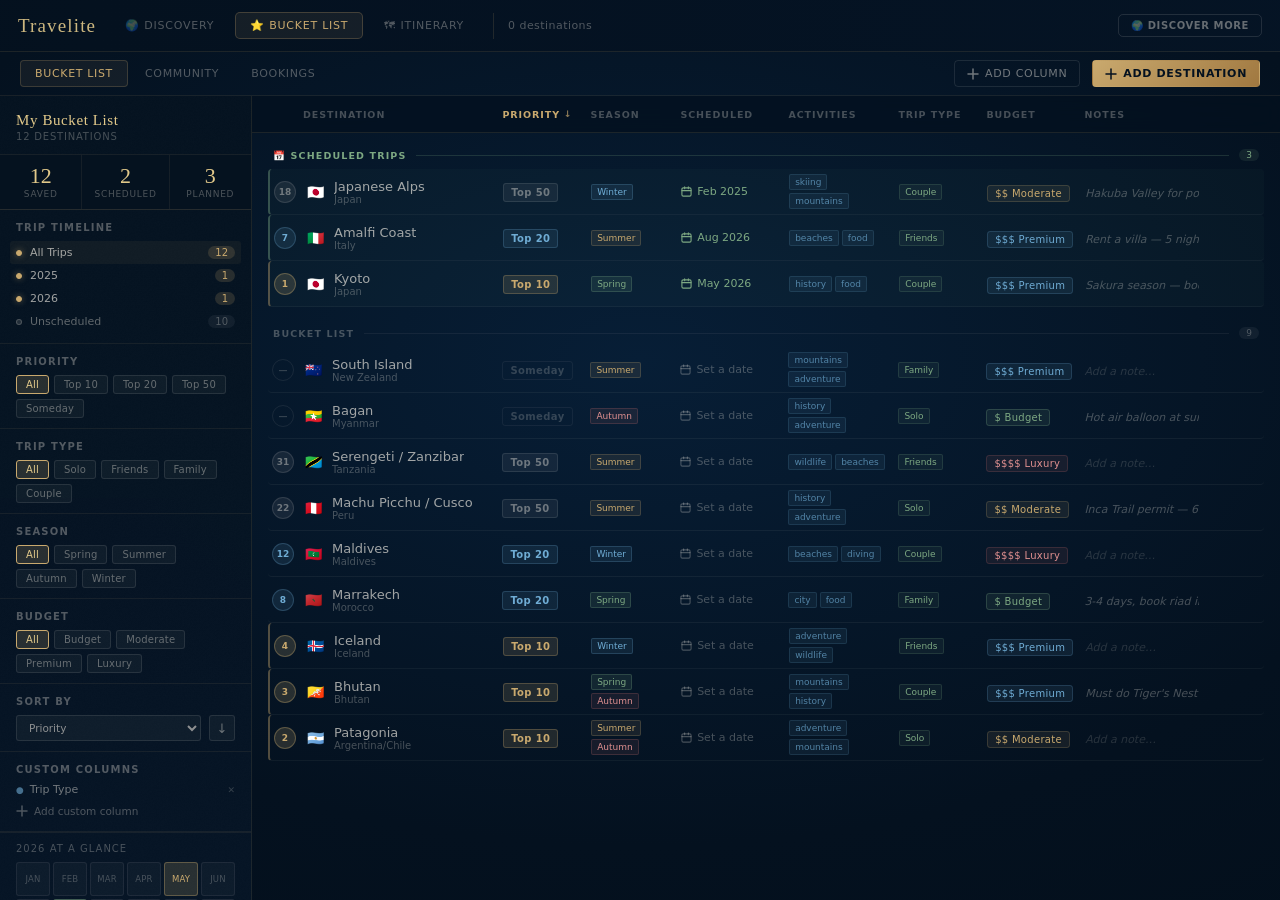
<file: bucketlist.html>
<!DOCTYPE html>
<html lang="en">
<head>
<meta charset="UTF-8"/>
<meta name="viewport" content="width=device-width,initial-scale=1"/>
<meta http-equiv="Content-Security-Policy" content="default-src 'self' 'unsafe-inline' 'unsafe-eval' https: data:; img-src * data:; connect-src *">
<title>Travelite — Bucket List</title>
<meta name="description" content="Travelite — My Bucket List"/>
<link rel="preconnect" href="https://fonts.googleapis.com"/>
<link rel="preconnect" href="https://fonts.gstatic.com" crossorigin/>
<link href="https://fonts.googleapis.com/css2?family=Cormorant+Garamond:ital,wght@0,300;0,400;0,500;0,600;0,700;1,300;1,400;1,500&family=DM+Sans:ital,opsz,wght@0,9..40,300;0,9..40,400;0,9..40,500;0,9..40,600;0,9..40,700;1,9..40,400&display=swap" rel="stylesheet"/>
<style>
/* ════ APP CSS (Discovery engine) ════════════════════════════════════════════ */

/* ── DESIGN TOKENS ─────────────────────────────────────────────────────────── */
:root {
  --navy:        #04111f;
  --navy-mid:    #071828;
  --navy-light:  #0c2236;
  --navy-glass:  rgba(4,17,31,.82);
  --gold:        #c9a96e;
  --gold-light:  #e2c98a;
  --gold-dim:    rgba(201,169,110,.18);
  --gold-faint:  rgba(201,169,110,.08);
  --ivory:       #f5efe6;
  --ivory-dim:   rgba(245,239,230,.65);
  --ivory-faint: rgba(245,239,230,.28);
  --ivory-ghost: rgba(245,239,230,.10);
  --sage:        #7da882;
  --sage-dim:    rgba(125,168,130,.22);
  --blue-accent: #6facd4;
  --font-display: 'Cormorant Garamond', Georgia, serif;
  --font-ui:      'DM Sans', system-ui, sans-serif;
  --transition:   all 0.22s cubic-bezier(.4,0,.2,1);
}

/* ── RESET & BASE ───────────────────────────────────────────────────────────── */
*, *::before, *::after { box-sizing: border-box; margin: 0; padding: 0; }

body {
  display: flex;
  height: 100vh;
  background: var(--navy);
  font-family: var(--font-ui);
  color: var(--ivory);
  overflow: hidden;
  /* Cinematic radial spotlight */
  background: radial-gradient(ellipse 140% 120% at 50% 40%, #071e36 0%, #04111f 45%, #020c16 100%);
}

/* ── SCROLLBAR ─────────────────────────────────────────────────────────────── */
::-webkit-scrollbar { width: 2px; }
::-webkit-scrollbar-track { background: transparent; }
::-webkit-scrollbar-thumb { background: rgba(201,169,110,.18); border-radius: 2px; }

/* ── SIDEBAR ───────────────────────────────────────────────────────────────── */
#sidebar {
  width: 284px;
  min-width: 284px;
  background: linear-gradient(180deg, rgba(4,17,31,.97) 0%, rgba(5,20,36,.98) 100%);
  border-right: 1px solid rgba(201,169,110,.12);
  overflow-y: auto;
  padding: 20px 16px 20px;
  display: flex;
  flex-direction: column;
  z-index: 10;
  position: relative;
}

/* Frosted grain texture on sidebar */
#sidebar::before {
  content: '';
  position: absolute;
  inset: 0;
  background-image: url("data:image/svg+xml,%3Csvg viewBox='0 0 200 200' xmlns='http://www.w3.org/2000/svg'%3E%3Cfilter id='noise'%3E%3CfeTurbulence type='fractalNoise' baseFrequency='0.85' numOctaves='4' stitchTiles='stitch'/%3E%3CfeColorMatrix type='saturate' values='0'/%3E%3C/filter%3E%3Crect width='100%25' height='100%25' filter='url(%23noise)' opacity='0.035'/%3E%3C/svg%3E");
  pointer-events: none;
  z-index: 0;
  opacity: 0.6;
}
#sidebar > * { position: relative; z-index: 1; }

/* ── MAP AREA ──────────────────────────────────────────────────────────────── */
#map-area {
  flex: 1;
  display: flex;
  flex-direction: column;
  position: relative;
  overflow: hidden;
}

/* ── TOPBAR ────────────────────────────────────────────────────────────────── */
#topbar {
  height: 52px;
  background: linear-gradient(90deg, rgba(4,17,31,.98) 0%, rgba(5,20,36,.96) 100%);
  border-bottom: 1px solid rgba(201,169,110,.10);
  display: flex;
  align-items: center;
  padding: 0 20px;
  gap: 16px;
  flex-shrink: 0;
  z-index: 5;
  backdrop-filter: blur(12px);
}

/* ── MAP WRAP ──────────────────────────────────────────────────────────────── */
#map-wrap {
  flex: 1;
  position: relative;
  overflow: hidden;
  cursor: url("data:image/svg+xml,%3Csvg xmlns='http://www.w3.org/2000/svg' width='24' height='24' viewBox='0 0 24 24'%3E%3Ccircle cx='12' cy='12' r='2' fill='%23c9a96e'/%3E%3Cline x1='12' y1='2' x2='12' y2='7' stroke='%23c9a96e' stroke-width='1.5'/%3E%3Cline x1='12' y1='17' x2='12' y2='22' stroke='%23c9a96e' stroke-width='1.5'/%3E%3Cline x1='2' y1='12' x2='7' y2='12' stroke='%23c9a96e' stroke-width='1.5'/%3E%3Cline x1='17' y1='12' x2='22' y2='12' stroke='%23c9a96e' stroke-width='1.5'/%3E%3C/svg%3E") 12 12, crosshair;
}

/* Map vignette overlay */
#map-wrap::after {
  content: '';
  position: absolute;
  inset: 0;
  background: radial-gradient(ellipse 90% 85% at 50% 50%, transparent 55%, rgba(4,17,31,.55) 100%);
  pointer-events: none;
  z-index: 2;
}

svg#worldmap {
  width: 100%;
  height: 100%;
  display: block;
  background: #060d1a;
}
#gc path { transition: fill .35s, opacity .35s; }
#mapbg path { fill: #182d42; }
#mapbg path.borders { fill: none; stroke: rgba(100,150,190,0.3); stroke-width: 0.5px; }

/* ── SECTION COMPONENTS ────────────────────────────────────────────────────── */
.sec {
  border-bottom: 1px solid rgba(201,169,110,.09);
  padding-bottom: 14px;
  margin-bottom: 14px;
}
.sec-hdr {
  display: flex;
  align-items: center;
  gap: 8px;
  cursor: pointer;
  user-select: none;
}
.sec-hdr:hover .sec-label { color: var(--ivory-dim); }
.sec-label {
  font-size: 10px;
  font-weight: 600;
  color: rgba(245,239,230,.32);
  letter-spacing: .12em;
  text-transform: uppercase;
  font-family: var(--font-ui);
  transition: color .18s;
}
.sec-body { margin-top: 10px; display: none; }
.sec-body.open { display: block; }

/* ── TOGGLE SWITCH ─────────────────────────────────────────────────────────── */
.sw {
  width: 34px;
  height: 19px;
  border-radius: 10px;
  background: rgba(245,239,230,.10);
  border: 1px solid rgba(245,239,230,.12);
  position: relative;
  transition: background .22s, border-color .22s;
  cursor: pointer;
  flex-shrink: 0;
  margin-left: auto;
}
.sw.on {
  background: linear-gradient(90deg, #a07840, #c9a96e);
  border-color: #c9a96e;
}
.sw::after {
  content: '';
  width: 13px;
  height: 13px;
  border-radius: 50%;
  background: #fff;
  position: absolute;
  top: 2px;
  left: 2px;
  transition: left .22s cubic-bezier(.4,0,.2,1);
  box-shadow: 0 1px 4px rgba(0,0,0,.5);
}
.sw.on::after { left: 17px; }

/* ── PILLS ─────────────────────────────────────────────────────────────────── */
.pill {
  display: inline-flex;
  align-items: center;
  gap: 5px;
  border-radius: 4px;
  padding: 4px 10px;
  font-size: 10.5px;
  font-family: var(--font-ui);
  border: 1px solid rgba(245,239,230,.11);
  background: rgba(245,239,230,.04);
  color: rgba(245,239,230,.38);
  transition: var(--transition);
  cursor: pointer;
  white-space: nowrap;
  letter-spacing: .02em;
  position: relative;
  overflow: hidden;
}
/* Hover shimmer */
.pill::before {
  content: '';
  position: absolute;
  top: 0; left: -100%;
  width: 60%;
  height: 100%;
  background: linear-gradient(90deg, transparent, rgba(201,169,110,.15), transparent);
  transition: left .4s;
}
.pill:hover::before { left: 150%; }
.pill:hover {
  border-color: rgba(201,169,110,.3);
  color: rgba(245,239,230,.6);
  background: rgba(201,169,110,.07);
}
.pill.on {
  background: var(--gold-dim);
  border-color: var(--gold);
  color: var(--gold-light);
}
.pill.on .pd { background: var(--gold); }
.pill.sm { padding: 3px 8px; font-size: 10px; }
.pd {
  width: 5px;
  height: 5px;
  border-radius: 50%;
  background: rgba(245,239,230,.18);
  flex-shrink: 0;
}

/* ── SLIDER ────────────────────────────────────────────────────────────────── */
input[type=range] {
  -webkit-appearance: none;
  width: 100%;
  height: 2px;
  border-radius: 1px;
  background: rgba(245,239,230,.12);
  outline: none;
  cursor: pointer;
}
input[type=range]::-webkit-slider-thumb {
  -webkit-appearance: none;
  width: 14px;
  height: 14px;
  border-radius: 50%;
  background: radial-gradient(circle, #e2c98a 0%, #c9a96e 100%);
  box-shadow: 0 0 8px rgba(201,169,110,.5), 0 2px 4px rgba(0,0,0,.4);
  border: 1.5px solid rgba(255,255,255,.2);
  transition: box-shadow .18s;
}
input[type=range]::-webkit-slider-thumb:hover {
  box-shadow: 0 0 14px rgba(201,169,110,.7), 0 2px 6px rgba(0,0,0,.5);
}

/* ── TEXT INPUT ────────────────────────────────────────────────────────────── */
input[type=text] {
  background: transparent;
  border: none;
  border-bottom: 1px solid rgba(245,239,230,.18);
  border-radius: 0;
  color: var(--ivory);
  padding: 7px 0;
  font-size: 12px;
  font-family: var(--font-ui);
  outline: none;
  width: 100%;
  transition: border-color .18s;
  letter-spacing: .02em;
}
input[type=text]:focus { border-bottom-color: var(--gold); }
input[type=text]::placeholder { color: rgba(245,239,230,.25); }

button { cursor: pointer; font-family: var(--font-ui); }

/* ── SLIDER ROW ────────────────────────────────────────────────────────────── */
.sr { margin-bottom: 10px; }
.sr label {
  display: flex;
  justify-content: space-between;
  font-size: 10px;
  color: rgba(245,239,230,.38);
  margin-bottom: 6px;
  letter-spacing: .04em;
  text-transform: uppercase;
}
.sr label span {
  color: var(--gold);
  font-weight: 600;
  font-size: 11px;
  text-transform: none;
  letter-spacing: 0;
}
.sub {
  font-size: 10px;
  color: rgba(245,239,230,.28);
  margin-bottom: 7px;
  letter-spacing: .04em;
  text-transform: uppercase;
}

/* ── TOOLTIP ───────────────────────────────────────────────────────────────── */
#tooltip {
  position: absolute;
  background: linear-gradient(135deg, rgba(4,17,31,.97) 0%, rgba(7,24,44,.97) 100%);
  border: 1px solid rgba(201,169,110,.28);
  border-radius: 8px;
  padding: 12px 16px;
  width: 220px;
  pointer-events: none;
  z-index: 50;
  display: none;
  box-shadow: 0 12px 40px rgba(0,0,0,.6), inset 0 1px 0 rgba(201,169,110,.1);
  backdrop-filter: blur(16px);
}

/* ── DESTINATION CARD ──────────────────────────────────────────────────────── */
#destcard {
  position: absolute;
  bottom: 20px;
  left: 50%;
  transform: translateX(-50%);
  background: linear-gradient(135deg, rgba(4,17,31,.97) 0%, rgba(6,22,40,.97) 100%);
  border: 1px solid rgba(201,169,110,.22);
  border-radius: 12px;
  padding: 22px 28px 18px;
  max-width: 580px;
  width: calc(100% - 32px);
  backdrop-filter: blur(28px);
  box-shadow: 0 28px 70px rgba(0,0,0,.75), 0 0 0 1px rgba(201,169,110,.06) inset;
  z-index: 40;
  display: none;
}
#destcard::before {
  content: '';
  position: absolute;
  top: 0; left: 10%; right: 10%;
  height: 1px;
  background: linear-gradient(90deg, transparent, rgba(201,169,110,.4), transparent);
}

/* ── TOP MATCHES ───────────────────────────────────────────────────────────── */
#topmatches {
  position: absolute;
  top: 14px;
  right: 14px;
  background: linear-gradient(160deg, rgba(4,17,31,.95) 0%, rgba(6,22,40,.95) 100%);
  border: 1px solid rgba(201,169,110,.14);
  border-radius: 10px;
  padding: 14px 13px 10px;
  width: 196px;
  z-index: 30;
  box-shadow: 0 12px 40px rgba(0,0,0,.5);
  backdrop-filter: blur(16px);
  max-height: 380px;
  display: flex;
  flex-direction: column;
}
#tml {
  overflow-y: auto;
  flex: 1;
}
#topmatches::before {
  content: '';
  position: absolute;
  top: 0; left: 15%; right: 15%;
  height: 1px;
  background: linear-gradient(90deg, transparent, rgba(201,169,110,.35), transparent);
}

.tm {
  display: flex;
  align-items: center;
  gap: 7px;
  padding: 5px 0;
  border-bottom: 1px solid rgba(245,239,230,.05);
  cursor: pointer;
  transition: opacity .15s;
  animation: tmFade .35s ease both;
}
.tm:hover { opacity: .85; }
.tm:last-child { border-bottom: none; }

@keyframes tmFade {
  from { opacity: 0; transform: translateY(4px); }
  to   { opacity: 1; transform: translateY(0); }
}

/* ── AIRPORT DROPDOWN ──────────────────────────────────────────────────────── */
#apdrop {
  position: absolute;
  top: 100%;
  left: 0;
  right: 0;
  background: linear-gradient(180deg, #071828 0%, #04111f 100%);
  border: 1px solid rgba(201,169,110,.18);
  border-radius: 8px;
  margin-top: 4px;
  z-index: 100;
  display: none;
  max-height: 200px;
  overflow-y: auto;
  box-shadow: 0 12px 40px rgba(0,0,0,.6);
}
.api {
  padding: 8px 13px;
  cursor: pointer;
  font-size: 11.5px;
  display: flex;
  justify-content: space-between;
  border-bottom: 1px solid rgba(245,239,230,.05);
  transition: background .15s;
  letter-spacing: .01em;
}
.api:hover { background: var(--gold-faint); }
.api:last-child { border-bottom: none; }

/* ── STAT GRID ─────────────────────────────────────────────────────────────── */
.stg { display: grid; gap: 8px; margin-bottom: 14px; }
.st {
  background: rgba(245,239,230,.04);
  border: 1px solid rgba(245,239,230,.07);
  border-radius: 7px;
  padding: 10px 8px;
  text-align: center;
  transition: background .2s;
}
.st:hover { background: rgba(201,169,110,.06); }
.st .ic { font-size: 13px; margin-bottom: 4px; }
.st .vl { font-size: 12px; font-weight: 600; color: var(--ivory); letter-spacing: .01em; }
.st .lb {
  font-size: 8px;
  color: rgba(245,239,230,.3);
  letter-spacing: .08em;
  text-transform: uppercase;
  margin-top: 2px;
}

/* ── DISPLAY FONT LOGO ─────────────────────────────────────────────────────── */
.logo { font-family: var(--font-display); font-weight: 600; }

/* ── WEEK BOX ──────────────────────────────────────────────────────────────── */
.week-box {
  background: rgba(201,169,110,.06);
  border: 1px solid rgba(201,169,110,.15);
  border-radius: 8px;
  padding: 12px 13px;
  margin-bottom: 14px;
}

/* ── FILTER BADGE ──────────────────────────────────────────────────────────── */
#fbadge {
  display: none;
  margin-bottom: 14px;
  background: rgba(201,169,110,.06);
  border: 1px solid rgba(201,169,110,.20);
  border-radius: 7px;
  padding: 7px 12px;
  align-items: center;
  justify-content: space-between;
}

/* ── TOPBAR SIDEBAR TOGGLE ─────────────────────────────────────────────────── */
#sb-toggle {
  background: rgba(245,239,230,.06);
  border: 1px solid rgba(245,239,230,.10);
  border-radius: 5px;
  color: rgba(245,239,230,.55);
  padding: 5px 10px;
  font-size: 12px;
  transition: var(--transition);
  letter-spacing: .05em;
}
#sb-toggle:hover {
  background: var(--gold-dim);
  border-color: rgba(201,169,110,.35);
  color: var(--gold-light);
}

/* ── WEATHER SUB-BOX ───────────────────────────────────────────────────────── */
.wx-box {
  background: rgba(245,239,230,.025);
  border-radius: 7px;
  padding: 10px;
  margin-bottom: 7px;
  border: 1px solid transparent;
  transition: border-color .2s;
}

/* ── SCORE BAR (animated fill on card render) ─────────────────────────────── */
@keyframes scoreFill {
  from { width: 0; opacity: 0; }
  to   { opacity: 1; }
}
.score-bar-inner {
  animation: scoreFill .6s cubic-bezier(.4,0,.2,1) both;
}

/* ── GOLD DIVIDER ──────────────────────────────────────────────────────────── */
.gold-rule {
  height: 1px;
  background: linear-gradient(90deg, transparent, rgba(201,169,110,.4), transparent);
  margin: 10px 0 12px;
}

/* ── CLOSE BTN ─────────────────────────────────────────────────────────────── */
.close-btn {
  background: rgba(245,239,230,.06);
  border: 1px solid rgba(245,239,230,.10);
  border-radius: 5px;
  color: rgba(245,239,230,.38);
  padding: 4px 10px;
  font-size: 11px;
  transition: var(--transition);
}
.close-btn:hover {
  background: rgba(201,169,110,.12);
  border-color: rgba(201,169,110,.3);
  color: var(--gold);
}

/* ── 1000 PLACES BOX ───────────────────────────────────────────────────────── */
.kplaces-box {
  border: 1px solid rgba(201,169,110,.22);
  background: rgba(201,169,110,.04);
  border-radius: 8px;
  padding: 11px 13px;
  margin-bottom: 14px;
}


/* ════ BUCKET LIST CSS ════════════════════════════════════════════════════════ */


:root{
  --navy:#04111f;--navy-mid:#071828;
  --gold:#c9a96e;--gold-light:#e2c98a;
  --gold-dim:rgba(201,169,110,.18);--gold-faint:rgba(201,169,110,.08);
  --ivory:#f5efe6;--ivory-dim:rgba(245,239,230,.65);
  --ivory-faint:rgba(245,239,230,.28);--ivory-ghost:rgba(245,239,230,.10);
  --sage:#7da882;--blue:#6facd4;
  --fd:'Cormorant Garamond',Georgia,serif;
  --fu:'DM Sans',system-ui,sans-serif;
  --tr:all 0.22s cubic-bezier(.4,0,.2,1);
}
*,*::before,*::after{box-sizing:border-box;margin:0;padding:0;}
html,body{height:100%;overflow:hidden;}
body{display:flex;flex-direction:column;height:100vh;
  background:radial-gradient(ellipse 140% 120% at 50% 40%,#071e36 0%,#04111f 45%,#020c16 100%);
  font-family:var(--fu);color:var(--ivory);}
::-webkit-scrollbar{width:2px;}
::-webkit-scrollbar-track{background:transparent;}
::-webkit-scrollbar-thumb{background:rgba(201,169,110,.18);border-radius:2px;}

/* TOPBAR */
#topbar{height:52px;background:linear-gradient(90deg,rgba(4,17,31,.98),rgba(5,20,36,.96));
  border-bottom:1px solid rgba(201,169,110,.10);display:flex;align-items:center;
  padding:0 22px;gap:18px;flex-shrink:0;z-index:20;position:relative;}
#topbar::after{content:'';position:absolute;bottom:0;left:10%;right:10%;height:1px;
  background:linear-gradient(90deg,transparent,rgba(201,169,110,.2),transparent);}
.logo{font-family:var(--fd);font-size:22px;font-weight:500;letter-spacing:.04em;
  color:var(--gold-light);text-decoration:none;white-space:nowrap;}
.logo span{color:var(--ivory-faint);font-style:italic;font-weight:300;font-size:18px;}
.nav-tabs{display:flex;align-items:center;gap:2px;margin-left:8px;}
.nav-tab{font-size:11px;font-weight:500;letter-spacing:.06em;text-transform:uppercase;
  color:rgba(245,239,230,.32);padding:6px 14px;border-radius:4px;cursor:pointer;
  transition:var(--tr);border:1px solid transparent;}
.nav-tab:hover{color:var(--ivory-dim);background:var(--ivory-ghost);}
.nav-tab.active{color:var(--gold);border-color:rgba(201,169,110,.22);background:var(--gold-faint);}
.tbr{margin-left:auto;display:flex;align-items:center;gap:12px;}
.tbb{display:flex;align-items:center;gap:6px;font-size:11px;font-weight:500;
  letter-spacing:.06em;text-transform:uppercase;color:rgba(245,239,230,.45);
  padding:6px 12px;border-radius:4px;border:1px solid rgba(245,239,230,.1);
  background:transparent;cursor:pointer;transition:var(--tr);font-family:var(--fu);}
.tbb:hover{color:var(--gold);border-color:rgba(201,169,110,.3);background:var(--gold-faint);}
.tbb.pri{color:#04111f;background:linear-gradient(135deg,#c9a96e,#a07840);
  border-color:transparent;font-weight:600;}
.tbb.pri:hover{background:linear-gradient(135deg,#e2c98a,#c9a96e);}

/* MAIN */
#main{display:flex;flex:1;overflow:hidden;}

/* LEFT PANEL */
#lp{width:252px;min-width:252px;
  background:linear-gradient(180deg,rgba(4,17,31,.97) 0%,rgba(5,20,36,.98) 100%);
  border-right:1px solid rgba(201,169,110,.12);display:flex;flex-direction:column;
  overflow-y:auto;overflow-x:hidden;position:relative;z-index:5;}
#lp::before{content:'';position:absolute;inset:0;pointer-events:none;opacity:.5;
  background-image:url("data:image/svg+xml,%3Csvg viewBox='0 0 200 200' xmlns='http://www.w3.org/2000/svg'%3E%3Cfilter id='n'%3E%3CfeTurbulence type='fractalNoise' baseFrequency='0.85' numOctaves='4' stitchTiles='stitch'/%3E%3CfeColorMatrix type='saturate' values='0'/%3E%3C/filter%3E%3Crect width='100%25' height='100%25' filter='url(%23n)' opacity='0.035'/%3E%3C/svg%3E");}
#lp>*{position:relative;z-index:1;}
.lph{padding:16px 16px 12px;border-bottom:1px solid rgba(201,169,110,.09);}
.lpt{font-family:var(--fd);font-size:15px;font-weight:500;color:var(--gold-light);
  letter-spacing:.04em;margin-bottom:2px;}
.lps{font-size:10px;color:rgba(245,239,230,.28);letter-spacing:.08em;text-transform:uppercase;}
.srow{display:grid;grid-template-columns:1fr 1fr 1fr;gap:1px;
  background:rgba(201,169,110,.08);border-bottom:1px solid rgba(201,169,110,.09);}
.scl{background:rgba(4,17,31,.9);padding:10px 12px;text-align:center;}
.scn{font-family:var(--fd);font-size:22px;font-weight:300;color:var(--gold-light);line-height:1;}
.scl2{font-size:9px;color:rgba(245,239,230,.3);letter-spacing:.08em;text-transform:uppercase;margin-top:2px;}
.lpsec{padding:12px 16px 10px;border-bottom:1px solid rgba(201,169,110,.09);}
.sl{font-size:10px;font-weight:600;color:rgba(245,239,230,.32);
  letter-spacing:.12em;text-transform:uppercase;margin-bottom:8px;}

/* Timeline */
.tli{display:flex;align-items:center;gap:8px;padding:5px 6px;margin:0 -6px;
  cursor:pointer;transition:var(--tr);border-radius:3px;}
.tli:hover{background:rgba(245,239,230,.03);}
.tli.active{background:rgba(201,169,110,.06);}
.tyd{width:6px;height:6px;border-radius:50%;background:rgba(245,239,230,.12);
  border:1px solid rgba(245,239,230,.2);flex-shrink:0;transition:var(--tr);}
.tli.has .tyd,.tli.active .tyd{background:var(--gold);border-color:var(--gold);
  box-shadow:0 0 6px rgba(201,169,110,.5);}
.tyl{font-size:11px;color:rgba(245,239,230,.38);flex:1;}
.tli.has .tyl,.tli.active .tyl{color:var(--ivory-dim);}
.tyc{font-size:10px;color:rgba(245,239,230,.28);background:rgba(245,239,230,.06);
  border-radius:10px;padding:1px 7px;}
.tli.has .tyc,.tli.active .tyc{background:var(--gold-dim);color:var(--gold);}

/* Pill filters */
.pills{display:flex;flex-wrap:wrap;gap:5px;}
.fp{font-size:10px;padding:3px 9px;border-radius:3px;
  border:1px solid rgba(245,239,230,.1);background:rgba(245,239,230,.04);
  color:rgba(245,239,230,.38);cursor:pointer;transition:var(--tr);
  letter-spacing:.02em;user-select:none;}
.fp:hover{border-color:rgba(201,169,110,.3);color:rgba(245,239,230,.6);
  background:rgba(201,169,110,.07);}
.fp.on{background:var(--gold-dim);border-color:var(--gold);color:var(--gold-light);}

/* Sort */
.sr2{display:flex;align-items:center;gap:8px;}
.sr2 select{flex:1;background:rgba(245,239,230,.04);border:1px solid rgba(245,239,230,.1);
  color:rgba(245,239,230,.55);font-size:10.5px;font-family:var(--fu);
  padding:5px 8px;border-radius:3px;outline:none;cursor:pointer;}
.sr2 select option{background:#071828;}
.sdir{width:26px;height:26px;border-radius:3px;border:1px solid rgba(245,239,230,.1);
  background:rgba(245,239,230,.04);display:flex;align-items:center;justify-content:center;
  cursor:pointer;transition:var(--tr);color:rgba(245,239,230,.4);font-size:13px;user-select:none;}
.sdir:hover{border-color:rgba(201,169,110,.3);color:var(--gold);}

/* Custom cols */
.ccli{display:flex;align-items:center;gap:6px;font-size:11px;color:rgba(245,239,230,.45);margin-bottom:5px;}
.acb{display:flex;align-items:center;gap:6px;font-size:10.5px;color:rgba(245,239,230,.3);
  cursor:pointer;transition:var(--tr);padding:4px 0;background:none;border:none;font-family:var(--fu);}
.acb:hover{color:var(--gold);}

/* Calendar strip */
#cals{padding:10px 16px 14px;border-top:1px solid rgba(201,169,110,.09);}
.cst{font-size:10px;color:rgba(245,239,230,.28);letter-spacing:.1em;
  text-transform:uppercase;margin-bottom:8px;}
.mg{display:grid;grid-template-columns:repeat(6,1fr);gap:3px;}
.mc{aspect-ratio:1;border-radius:3px;border:1px solid rgba(245,239,230,.07);
  background:rgba(245,239,230,.03);display:flex;align-items:center;justify-content:center;
  font-size:8.5px;color:rgba(245,239,230,.25);cursor:pointer;transition:var(--tr);
  letter-spacing:.02em;text-transform:uppercase;}
.mc:hover{border-color:rgba(201,169,110,.3);color:var(--ivory-dim);}
.mc.has{background:var(--gold-dim);border-color:rgba(201,169,110,.35);color:var(--gold);}
.mc.sch{background:rgba(125,168,130,.18);border-color:rgba(125,168,130,.4);color:var(--sage);}

/* CONTENT */
#content{flex:1;display:flex;flex-direction:column;overflow:hidden;}

/* SHARED GRID — header + every data row use identical column template */
.grow{
  display:grid;
  grid-template-columns: 30px minmax(150px,1.6fr) 88px 90px 108px 110px 88px 98px minmax(100px,1fr) 60px;
  align-items:center;
  min-width:940px;
}

/* TABLE HEAD */
#thead{background:rgba(4,17,31,.7);border-bottom:1px solid rgba(201,169,110,.12);
  flex-shrink:0;padding:0 16px;overflow-x:auto;backdrop-filter:blur(10px);}
.thr{height:36px;}
.thc{font-size:9.5px;font-weight:600;letter-spacing:.1em;text-transform:uppercase;
  color:rgba(245,239,230,.28);padding:0 5px;cursor:pointer;user-select:none;
  display:flex;align-items:center;gap:4px;transition:color .15s;white-space:nowrap;}
.thc:hover{color:rgba(245,239,230,.5);}
.thc.on{color:var(--gold);}
.thc.ns{cursor:default;}.thc.ns:hover{color:rgba(245,239,230,.28);}

/* TABLE BODY */
#tbody{flex:1;overflow-y:auto;overflow-x:auto;padding:6px 16px 24px;}

/* DEST ROW */
.dr{min-height:46px;border-bottom:1px solid rgba(245,239,230,.05);cursor:pointer;
  transition:background .15s;border-radius:4px;min-width:940px;}
.dr:hover{background:rgba(201,169,110,.04);}
.dr.schr{background:rgba(125,168,130,.035);border-left:2px solid rgba(125,168,130,.4);}
.dr.schr:hover{background:rgba(125,168,130,.07);}
.dr.t10r{border-left:2px solid rgba(201,169,110,.4);}
.crank{padding:0 3px;display:flex;align-items:center;justify-content:center;}
.rb{width:22px;height:22px;border-radius:50%;display:flex;align-items:center;
  justify-content:center;font-size:9px;font-weight:700;}
.rt10{background:rgba(201,169,110,.18);color:var(--gold);border:1px solid rgba(201,169,110,.35);}
.rt20{background:rgba(111,172,212,.12);color:var(--blue);border:1px solid rgba(111,172,212,.25);}
.rt50{background:rgba(245,239,230,.07);color:rgba(245,239,230,.4);border:1px solid rgba(245,239,230,.12);}
.rsd{background:transparent;color:rgba(245,239,230,.2);border:1px solid rgba(245,239,230,.08);}
.cname{display:flex;align-items:center;gap:9px;padding:0 5px;min-width:0;}
.fl{width:20px;height:14px;border-radius:2px;flex-shrink:0;display:flex;
  align-items:center;justify-content:center;font-size:14px;}
.dn{font-size:13px;font-weight:500;color:var(--ivory-dim);white-space:nowrap;
  overflow:hidden;text-overflow:ellipsis;transition:color .15s;}
.dr:hover .dn{color:var(--ivory);}
.dc{font-size:10px;color:rgba(245,239,230,.28);white-space:nowrap;overflow:hidden;text-overflow:ellipsis;}
.cell{padding:0 5px;}
.cellf{display:flex;align-items:center;gap:3px;flex-wrap:wrap;padding:0 5px;}
.pb{display:inline-flex;align-items:center;font-size:10px;font-weight:600;
  letter-spacing:.04em;padding:3px 7px;border-radius:3px;white-space:nowrap;}
.pt10{background:rgba(201,169,110,.14);color:var(--gold);border:1px solid rgba(201,169,110,.28);}
.pt20{background:rgba(111,172,212,.10);color:var(--blue);border:1px solid rgba(111,172,212,.22);}
.pt50{background:rgba(245,239,230,.06);color:rgba(245,239,230,.4);border:1px solid rgba(245,239,230,.1);}
.psd{background:transparent;color:rgba(245,239,230,.2);border:1px solid rgba(245,239,230,.06);}
.stag{font-size:9px;padding:2px 5px;border-radius:2px;background:rgba(245,239,230,.06);
  border:1px solid rgba(245,239,230,.09);color:rgba(245,239,230,.38);white-space:nowrap;}
.stag.spr{background:rgba(125,168,130,.12);border-color:rgba(125,168,130,.25);color:var(--sage);}
.stag.sum{background:rgba(201,169,110,.1);border-color:rgba(201,169,110,.22);color:var(--gold);}
.stag.aut{background:rgba(196,106,106,.1);border-color:rgba(196,106,106,.22);color:#e09090;}
.stag.win{background:rgba(111,172,212,.1);border-color:rgba(111,172,212,.22);color:var(--blue);}
.csc{display:flex;align-items:center;gap:5px;font-size:11px;color:rgba(245,239,230,.28);
  padding:0 5px;white-space:nowrap;}
.csc.set{color:var(--sage);}
.at{font-size:9px;padding:2px 5px;border-radius:2px;white-space:nowrap;
  background:rgba(111,172,212,.08);border:1px solid rgba(111,172,212,.15);color:rgba(111,172,212,.7);}
.tt{font-size:9px;padding:2px 5px;border-radius:2px;white-space:nowrap;
  background:rgba(125,168,130,.08);border:1px solid rgba(125,168,130,.18);color:var(--sage);}
/* Budget tags */
.btag{font-size:10px;letter-spacing:.03em;padding:2px 7px;border-radius:3px;white-space:nowrap;
  border:1px solid rgba(245,239,230,.1);background:rgba(245,239,230,.04);color:rgba(245,239,230,.4);}
.b1{background:rgba(125,168,130,.1);border-color:rgba(125,168,130,.25);color:var(--sage);}
.b2{background:rgba(201,169,110,.09);border-color:rgba(201,169,110,.2);color:var(--gold);}
.b3{background:rgba(111,172,212,.09);border-color:rgba(111,172,212,.2);color:var(--blue);}
.b4{background:rgba(196,106,106,.09);border-color:rgba(196,106,106,.2);color:#e09090;}
.inn{background:transparent;border:none;color:rgba(245,239,230,.28);font-size:11px;
  font-family:var(--fu);font-style:italic;outline:none;width:100%;min-width:0;}
.inn::placeholder{color:rgba(245,239,230,.15);}
.inn:focus{color:rgba(245,239,230,.55);}
.cact{display:flex;align-items:center;gap:5px;padding:0 5px;opacity:0;transition:opacity .15s;}
.dr:hover .cact{opacity:1;}
.ab{width:26px;height:26px;border-radius:4px;border:1px solid rgba(245,239,230,.1);
  background:rgba(245,239,230,.04);display:flex;align-items:center;justify-content:center;
  cursor:pointer;transition:var(--tr);color:rgba(245,239,230,.4);font-size:12px;flex-shrink:0;}
.ab:hover{border-color:rgba(201,169,110,.35);color:var(--gold);background:var(--gold-faint);}
.ab.pl:hover{border-color:rgba(125,168,130,.4);color:var(--sage);background:rgba(125,168,130,.08);}
.sdiv{display:flex;align-items:center;gap:10px;padding:10px 5px 6px;margin-bottom:2px;}
.sdl{font-size:9.5px;font-weight:700;letter-spacing:.12em;text-transform:uppercase;
  color:rgba(245,239,230,.28);white-space:nowrap;}
.sdl.sage{color:var(--sage);}
.sdln{flex:1;height:1px;background:rgba(245,239,230,.06);}
.sdln.sage{background:rgba(125,168,130,.2);}
.sdc{font-size:9px;padding:1px 7px;border-radius:10px;
  background:rgba(245,239,230,.06);color:rgba(245,239,230,.28);}
.sdc.sage{background:rgba(125,168,130,.12);color:var(--sage);}

/* ITINERARY OVERLAY */
#ito{position:fixed;inset:0;background:rgba(2,12,22,.88);backdrop-filter:blur(18px);
  z-index:100;display:none;flex-direction:column;}
#ito.open{display:flex;}
#itb{height:52px;background:linear-gradient(90deg,rgba(4,17,31,.99),rgba(6,22,40,.99));
  border-bottom:1px solid rgba(201,169,110,.12);display:flex;align-items:center;
  padding:0 22px;gap:14px;flex-shrink:0;}
.ibk{display:flex;align-items:center;gap:6px;font-size:11px;color:rgba(245,239,230,.4);
  cursor:pointer;transition:var(--tr);letter-spacing:.04em;border:1px solid rgba(245,239,230,.1);
  padding:5px 12px;border-radius:4px;background:transparent;font-family:var(--fu);}
.ibk:hover{color:var(--ivory-dim);border-color:rgba(245,239,230,.2);}
.idn{font-family:var(--fd);font-size:20px;font-weight:400;color:var(--gold-light);}
.ids{font-size:11px;color:rgba(245,239,230,.3);margin-top:1px;letter-spacing:.04em;}
.ita{margin-left:auto;display:flex;gap:8px;}
#itbd{flex:1;display:flex;overflow:hidden;}
#itsd{width:280px;min-width:280px;border-right:1px solid rgba(201,169,110,.1);
  background:rgba(4,17,31,.6);display:flex;flex-direction:column;overflow:hidden;
  padding:16px;gap:10px;}
.idl{display:flex;flex-direction:column;gap:6px;overflow-y:auto;flex:1;}
.idi{display:flex;align-items:center;gap:10px;padding:9px 12px;border-radius:6px;
  border:1px solid rgba(245,239,230,.07);background:rgba(245,239,230,.03);
  cursor:pointer;transition:var(--tr);}
.idi:hover{border-color:rgba(201,169,110,.25);background:var(--gold-faint);}
.idi.active{border-color:rgba(201,169,110,.35);background:var(--gold-dim);}
.idn2{font-family:var(--fd);font-size:18px;font-weight:300;color:var(--gold);min-width:28px;text-align:center;}
.idl2{font-size:12px;color:var(--ivory-dim);}
.ids2{font-size:10px;color:rgba(245,239,230,.28);}
.adb{display:flex;align-items:center;justify-content:center;gap:6px;padding:8px;
  border-radius:6px;border:1px dashed rgba(245,239,230,.12);background:transparent;
  color:rgba(245,239,230,.28);cursor:pointer;transition:var(--tr);font-size:11px;font-family:var(--fu);}
.adb:hover{border-color:rgba(201,169,110,.3);color:var(--gold);}
#itm{flex:1;overflow-y:auto;padding:24px 28px;}
.idh{display:flex;align-items:baseline;gap:12px;margin-bottom:20px;}
.idh-d{font-family:var(--fd);font-size:32px;font-weight:300;color:var(--gold-light);}
.idh-t{font-size:14px;color:var(--ivory-dim);}
.idh-e{color:rgba(245,239,230,.25);font-size:11px;cursor:pointer;transition:var(--tr);}
.idh-e:hover{color:var(--gold);}
.iblk{display:flex;gap:16px;margin-bottom:14px;padding:14px 16px;border-radius:8px;
  border:1px solid rgba(245,239,230,.07);background:rgba(245,239,230,.02);transition:var(--tr);}
.iblk:hover{border-color:rgba(201,169,110,.18);background:rgba(201,169,110,.025);}
.itm2{font-size:11px;color:var(--gold);font-weight:500;min-width:48px;padding-top:2px;letter-spacing:.03em;}
.ibdy{flex:1;min-width:0;}
.ibt{font-size:13px;font-weight:500;color:var(--ivory-dim);margin-bottom:3px;}
.ibd{font-size:11px;color:rgba(245,239,230,.35);line-height:1.5;}
.ityp{font-size:9px;letter-spacing:.08em;text-transform:uppercase;padding:2px 7px;
  border-radius:2px;margin-top:6px;display:inline-block;}
.itf{background:rgba(201,169,110,.1);color:var(--gold);border:1px solid rgba(201,169,110,.2);}
.itsi{background:rgba(111,172,212,.1);color:var(--blue);border:1px solid rgba(111,172,212,.2);}
.ith{background:rgba(125,168,130,.1);color:var(--sage);border:1px solid rgba(125,168,130,.2);}
.itr{background:rgba(245,239,230,.06);color:rgba(245,239,230,.4);border:1px solid rgba(245,239,230,.1);}
.abl{display:flex;align-items:center;gap:8px;padding:10px 16px;border-radius:8px;
  border:1px dashed rgba(245,239,230,.1);background:transparent;color:rgba(245,239,230,.28);
  cursor:pointer;transition:var(--tr);font-size:11px;font-family:var(--fu);width:100%;}
.abl:hover{border-color:rgba(201,169,110,.3);color:var(--gold);}

/* DEST POPUP */
#dpop{position:fixed;inset:0;background:rgba(2,12,22,.75);backdrop-filter:blur(10px);
  z-index:200;display:none;align-items:center;justify-content:center;}
#dpop.open{display:flex;}
.pcard{background:linear-gradient(135deg,rgba(4,17,31,.98),rgba(6,22,40,.98));
  border:1px solid rgba(201,169,110,.22);border-radius:14px;padding:28px 32px 24px;
  max-width:560px;width:calc(100% - 40px);
  box-shadow:0 32px 80px rgba(0,0,0,.8),0 0 0 1px rgba(201,169,110,.06) inset;
  position:relative;animation:popIn .25s cubic-bezier(.4,0,.2,1);}
@keyframes popIn{from{opacity:0;transform:scale(.95) translateY(8px);}to{opacity:1;transform:scale(1) translateY(0);}}
.pcard::before{content:'';position:absolute;top:0;left:10%;right:10%;height:1px;
  background:linear-gradient(90deg,transparent,rgba(201,169,110,.45),transparent);}
.pcl{position:absolute;top:14px;right:16px;width:28px;height:28px;border-radius:50%;
  border:1px solid rgba(245,239,230,.1);background:rgba(245,239,230,.04);
  display:flex;align-items:center;justify-content:center;cursor:pointer;
  transition:var(--tr);color:rgba(245,239,230,.4);font-size:16px;}
.pcl:hover{border-color:rgba(201,169,110,.3);color:var(--gold);}
.pn{font-family:var(--fd);font-size:28px;font-weight:400;color:var(--ivory);
  letter-spacing:.03em;margin-bottom:2px;}
.pc{font-size:12px;color:rgba(245,239,230,.35);letter-spacing:.08em;
  text-transform:uppercase;margin-bottom:18px;}
.pst{display:grid;grid-template-columns:repeat(4,1fr);gap:10px;margin-bottom:18px;}
.ps{text-align:center;background:rgba(245,239,230,.03);border:1px solid rgba(245,239,230,.07);
  border-radius:6px;padding:10px 8px;}
.psn{font-family:var(--fd);font-size:20px;font-weight:300;color:var(--gold-light);}
.psl{font-size:9px;color:rgba(245,239,230,.28);letter-spacing:.08em;text-transform:uppercase;margin-top:2px;}
.pa{display:flex;flex-wrap:wrap;gap:5px;margin-bottom:18px;}
.ata{font-size:10px;padding:3px 10px;border-radius:3px;background:rgba(245,239,230,.05);
  border:1px solid rgba(245,239,230,.1);color:rgba(245,239,230,.45);letter-spacing:.04em;}
.pnl{font-size:10px;letter-spacing:.1em;text-transform:uppercase;color:rgba(245,239,230,.28);margin-bottom:6px;}
.pnb{background:rgba(245,239,230,.03);border:1px solid rgba(245,239,230,.08);border-radius:6px;
  padding:10px 12px;font-size:12px;color:rgba(245,239,230,.45);min-height:60px;
  line-height:1.6;font-style:italic;margin-bottom:18px;}
.pac{display:flex;gap:8px;flex-wrap:wrap;}

/* ADD COLUMN MODAL */
#acm{position:fixed;inset:0;background:rgba(2,12,22,.75);backdrop-filter:blur(10px);
  z-index:300;display:none;align-items:center;justify-content:center;}
#acm.open{display:flex;}
.mcd{background:linear-gradient(135deg,rgba(4,17,31,.99),rgba(6,22,40,.99));
  border:1px solid rgba(201,169,110,.2);border-radius:12px;padding:24px 28px;width:380px;
  box-shadow:0 24px 60px rgba(0,0,0,.75);animation:popIn .22s ease;}
.mt{font-family:var(--fd);font-size:20px;color:var(--gold-light);margin-bottom:4px;}
.ms{font-size:11px;color:rgba(245,239,230,.3);margin-bottom:20px;letter-spacing:.04em;}
.mf{margin-bottom:14px;}
.ml{font-size:10px;color:rgba(245,239,230,.35);letter-spacing:.1em;text-transform:uppercase;margin-bottom:6px;}
.mi{width:100%;background:rgba(245,239,230,.04);border:1px solid rgba(245,239,230,.12);
  border-radius:5px;padding:8px 12px;font-size:12px;font-family:var(--fu);
  color:var(--ivory);outline:none;transition:border-color .18s;}
.mi:focus{border-color:rgba(201,169,110,.4);}
.mcs{display:flex;flex-wrap:wrap;gap:5px;}
.mc2{font-size:10.5px;padding:4px 10px;border-radius:3px;border:1px solid rgba(245,239,230,.1);
  background:rgba(245,239,230,.04);color:rgba(245,239,230,.4);cursor:pointer;transition:var(--tr);}
.mc2:hover{border-color:rgba(201,169,110,.3);color:var(--ivory-dim);}
.mc2.on{background:var(--gold-dim);border-color:var(--gold);color:var(--gold-light);}
.mft{display:flex;gap:8px;justify-content:flex-end;margin-top:20px;}

/* BUTTONS */
.btn{display:inline-flex;align-items:center;gap:6px;font-size:11px;font-weight:500;
  letter-spacing:.05em;text-transform:uppercase;padding:7px 16px;border-radius:5px;
  border:1px solid rgba(245,239,230,.12);background:rgba(245,239,230,.04);
  color:rgba(245,239,230,.5);cursor:pointer;transition:var(--tr);font-family:var(--fu);}
.btn:hover{color:var(--ivory-dim);border-color:rgba(245,239,230,.22);}
.btn.g{background:linear-gradient(135deg,rgba(201,169,110,.18),rgba(160,120,64,.18));
  border-color:rgba(201,169,110,.35);color:var(--gold);}
.btn.g:hover{border-color:var(--gold);color:var(--gold-light);}
.btn.s{background:linear-gradient(135deg,#c9a96e,#a07840);border-color:transparent;
  color:#04111f;font-weight:700;}
.btn.s:hover{background:linear-gradient(135deg,#e2c98a,#c9a96e);}


/* ════ SHARED MULTI-PAGE LAYOUT ═════════════════════════════════════════════ */
html { height: 100%; }
body {
  display: flex;
  flex-direction: column;
  height: 100vh;
  overflow: hidden;
}

/* ── GLOBAL TOPBAR ──────────────────────────────────────────────────────────── */
#g-topbar {
  display: flex;
  align-items: center;
  height: 52px;
  flex-shrink: 0;
  background: linear-gradient(90deg, rgba(4,17,31,.99) 0%, rgba(5,20,36,.98) 100%);
  border-bottom: 1px solid rgba(201,169,110,.12);
  padding: 0 18px;
  gap: 6px;
  z-index: 100;
}

/* ── TAB BUTTONS ─────────────────────────────────────────────────────────────── */
.gtab {
  display: inline-flex; align-items: center; gap: 6px;
  font-size: 11px; font-weight: 500; letter-spacing: .07em; text-transform: uppercase;
  color: rgba(245,239,230,.32); padding: 6px 14px; border-radius: 5px; cursor: pointer;
  transition: all 0.2s; border: 1px solid transparent;
  background: transparent; font-family: var(--font-ui); white-space: nowrap;
}
.gtab:hover { color: rgba(245,239,230,.65); background: rgba(245,239,230,.05); }
.gtab.on {
  color: var(--gold);
  border-color: rgba(201,169,110,.25);
  background: rgba(201,169,110,.09);
}

/* ── PAGE CONTENT AREA ───────────────────────────────────────────────────────── */
#page-body {
  flex: 1 1 auto;
  min-height: 0;
  overflow: hidden;
  display: flex;
}

/* ── DISCOVERY PAGE LAYOUT ────────────────────────────────────────────────────── */
body.page-discovery #page-body {
  flex-direction: row !important;
  flex: 1 1 auto !important;
  min-height: 0 !important;
  height: 0 !important;
}
body.page-discovery #sidebar {
  flex: 0 0 18% !important;
  width: 18% !important;
  max-width: 300px !important;
  min-width: 200px !important;
  height: 100% !important;
  min-height: 0 !important;
  overflow-y: auto !important;
}
body.page-discovery #map-area {
  flex: 1 1 auto !important;
  min-width: 0 !important;
  min-height: 0 !important;
  height: 100% !important;
  display: flex !important;
  flex-direction: column !important;
  overflow: hidden !important;
}
body.page-discovery #map-wrap {
  flex: 1 1 auto !important;
  min-height: 0 !important;
  height: 0 !important;
  overflow: hidden !important;
  position: relative !important;
}
body.page-discovery #worldmap {
  width: 100% !important;
  height: 100% !important;
  display: block !important;
}

/* Discovery old topbar — hidden (search/legend is in g-topbar) */
#topbar { display: none !important; }

/* ── BUCKET LIST PAGE LAYOUT ──────────────────────────────────────────────────── */
body.page-bucketlist #page-body { flex-direction: column; }
body.page-bucketlist #main { flex: 1; overflow: hidden; height: 100%; }

/* ── ITINERARY PAGE LAYOUT ────────────────────────────────────────────────────── */
body.page-itinerary #page-body { flex-direction: column; }

/* ── ADD TO BL BUTTON SAVED STATE ───────────────────────────────────────────── */
#btn-add-bl.saved {
  border-color: var(--sage); background: rgba(125,168,130,.15); color: var(--sage);
}

/* ── ITINERARY TAB LAYOUT ───────────────────────────────────────────────────── */
body.page-itinerary { background: var(--navy); }
#ito {
  display: flex;
  flex-direction: column;
  flex: 1;
  overflow: hidden;
  position: relative !important;
  top: auto !important; left: auto !important; right: auto !important; bottom: auto !important;
  z-index: auto !important;
  background: transparent !important;
  border: none !important;
  border-radius: 0 !important;
}
/* Itinerary topbar row */
#itb {
  height: 52px !important;
  border-bottom: 1px solid rgba(201,169,110,.12) !important;
  background: linear-gradient(90deg,rgba(4,17,31,.99),rgba(5,20,36,.98)) !important;
  padding: 0 20px !important;
  display: flex !important; align-items: center !important; gap: 14px !important;
  flex-shrink: 0 !important;
}
/* The .ibk "back" button repurposed as "back to bucket list" */
.ibk {
  font-size: 11px; font-weight: 500; letter-spacing: .06em; text-transform: uppercase;
  color: rgba(245,239,230,.35); padding: 6px 12px; border-radius: 5px; cursor: pointer;
  border: 1px solid rgba(245,239,230,.10); background: transparent;
  transition: all .2s; font-family: var(--font-ui);
}
.ibk:hover { color: var(--gold); border-color: rgba(201,169,110,.3); background: rgba(201,169,110,.08); }
#itbd { flex: 1; display: flex; overflow: hidden; }


/* ── NAV TABS AS LINKS ───────────────────────────────────────────────────────── */
#g-topbar a.gtab {
  text-decoration: none;
}
#g-topbar a {
  text-decoration: none;
}

/* ── DISCOVERY: final cascade override (beats duplicate body rules above) ── */
body.page-discovery {
  display: flex !important;
  flex-direction: column !important;  /* column so g-topbar stacks above page-body */
  height: 100vh !important;
  overflow: hidden !important;
}

/* ── BUCKET LIST PAGE CRITICAL LAYOUT ── */
/* nav-tabs must be inline so they sit horizontally */
.nav-tab { display: inline-flex !important; align-items: center !important; }

html, body { height: 100% !important; margin: 0 !important; padding: 0 !important; }
body {
  display: flex !important;
  flex-direction: column !important;
  height: 100vh !important;
  overflow: hidden !important;
  background: radial-gradient(ellipse 140% 120% at 50% 40%, #071e36 0%, #04111f 45%, #020c16 100%) !important;
  font-family: 'DM Sans', system-ui, sans-serif !important;
  color: #f5efe6 !important;
}
#g-topbar {
  display: flex !important;
  align-items: center !important;
  height: 52px !important;
  min-height: 52px !important;
  max-height: 52px !important;
  flex-shrink: 0 !important;
  background: linear-gradient(90deg, rgba(4,17,31,.99) 0%, rgba(5,20,36,.98) 100%) !important;
  border-bottom: 1px solid rgba(201,169,110,.12) !important;
  padding: 0 18px !important;
  gap: 6px !important;
  z-index: 100 !important;
}
#page-body {
  display: flex !important;
  flex-direction: column !important;
  flex: 1 1 auto !important;
  min-height: 0 !important;
  overflow: hidden !important;
}
#main {
  flex: 1 1 auto !important;
  overflow: hidden !important;
  display: flex !important;
  min-height: 0 !important;
}
</style>
</head>
<body class="page-bucketlist">

<div id="g-topbar">
  <a href="index.html" style="font-family:'Cormorant Garamond',Georgia,serif;font-weight:400;font-size:19px;color:var(--gold-light);letter-spacing:.06em;opacity:.9;white-space:nowrap;margin-right:8px;text-decoration:none">Travelite</a>
  <a href="index.html" class="gtab">🌍 Discovery</a>
  <a href="bucketlist.html" class="gtab on">⭐ Bucket List</a>
  <a href="itinerary.html" class="gtab">🗺 Itinerary</a>

  <div style="width:1px;height:26px;background:rgba(201,169,110,.15);margin:0 8px"></div>

  <div style="display:flex;flex:1;align-items:center;gap:10px">
    <span id="g-bl-count" style="font-size:11px;color:rgba(245,239,230,.32);letter-spacing:.04em"></span>
    <div style="flex:1"></div>
    <a href="index.html"
      style="display:inline-flex;align-items:center;gap:5px;font-size:10px;font-weight:600;
      letter-spacing:.06em;text-transform:uppercase;padding:5px 12px;border-radius:5px;
      border:1px solid rgba(245,239,230,.12);background:transparent;
      color:rgba(245,239,230,.4);cursor:pointer;font-family:var(--font-ui);text-decoration:none">🌍 Discover More</a>
  </div>
</div>

<div id="page-body">
  <div class="nav-tabs-row" style="display:flex;align-items:center;height:44px;flex-shrink:0;border-bottom:1px solid rgba(201,169,110,.10);padding:0 20px;gap:2px">
    <div class="nav-tab active">Bucket List</div>
    <div class="nav-tab">Community</div>
    <div class="nav-tab">Bookings</div>
    <div style="flex:1"></div>
    <div class="tbr" style="margin:0">
      <button class="tbb" onclick="openAC()"><svg width="12" height="12" viewBox="0 0 12 12" fill="none"><path d="M6 1v10M1 6h10" stroke="currentColor" stroke-width="1.5" stroke-linecap="round"/></svg> Add Column</button>
      <button class="tbb pri"><svg width="12" height="12" viewBox="0 0 12 12" fill="none"><path d="M6 1v10M1 6h10" stroke="currentColor" stroke-width="1.5" stroke-linecap="round"/></svg> Add Destination</button>
    </div>
  </div>
  <div id="main" style="flex:1;overflow:hidden;display:flex;min-height:0">
  <div id="lp">
    <div class="lph">
      <div class="lpt">My Bucket List</div>
      <div class="lps" id="pcnt">12 destinations</div>
    </div>
    <div class="srow">
      <div class="scl"><div class="scn" id="st0">12</div><div class="scl2">Saved</div></div>
      <div class="scl"><div class="scn" id="st1">2</div><div class="scl2">Scheduled</div></div>
      <div class="scl"><div class="scn" id="st2">3</div><div class="scl2">Planned</div></div>
    </div>

    <div class="lpsec">
      <div class="sl">Trip Timeline</div>
      <div class="tli has active" data-yr="all" onclick="setTL(this)">
        <div class="tyd"></div><div class="tyl">All Trips</div><div class="tyc" id="tc0">12</div>
      </div>
      <div class="tli has" data-yr="2025" onclick="setTL(this)">
        <div class="tyd"></div><div class="tyl">2025</div><div class="tyc" id="tc1">1</div>
      </div>
      <div class="tli has" data-yr="2026" onclick="setTL(this)">
        <div class="tyd"></div><div class="tyl">2026</div><div class="tyc" id="tc2">1</div>
      </div>
      <div class="tli" data-yr="unscheduled" onclick="setTL(this)">
        <div class="tyd"></div><div class="tyl">Unscheduled</div><div class="tyc" id="tc3">10</div>
      </div>
    </div>

    <div class="lpsec">
      <div class="sl">Priority</div>
      <div class="pills" id="fp0">
        <div class="fp on" data-v="all" onclick="setF('priority',this)">All</div>
        <div class="fp" data-v="top10" onclick="setF('priority',this)">Top 10</div>
        <div class="fp" data-v="top20" onclick="setF('priority',this)">Top 20</div>
        <div class="fp" data-v="top50" onclick="setF('priority',this)">Top 50</div>
        <div class="fp" data-v="someday" onclick="setF('priority',this)">Someday</div>
      </div>
    </div>

    <div class="lpsec">
      <div class="sl">Trip Type</div>
      <div class="pills" id="fp1">
        <div class="fp on" data-v="all" onclick="setF('triptype',this)">All</div>
        <div class="fp" data-v="solo" onclick="setF('triptype',this)">Solo</div>
        <div class="fp" data-v="friends" onclick="setF('triptype',this)">Friends</div>
        <div class="fp" data-v="family" onclick="setF('triptype',this)">Family</div>
        <div class="fp" data-v="couple" onclick="setF('triptype',this)">Couple</div>
      </div>
    </div>

    <div class="lpsec">
      <div class="sl">Season</div>
      <div class="pills" id="fp2">
        <div class="fp on" data-v="all" onclick="setF('season',this)">All</div>
        <div class="fp" data-v="spring" onclick="setF('season',this)">Spring</div>
        <div class="fp" data-v="summer" onclick="setF('season',this)">Summer</div>
        <div class="fp" data-v="autumn" onclick="setF('season',this)">Autumn</div>
        <div class="fp" data-v="winter" onclick="setF('season',this)">Winter</div>
      </div>
    </div>

    <div class="lpsec">
      <div class="sl">Budget</div>
      <div class="pills" id="fp3">
        <div class="fp on" data-v="all" onclick="setF('budget',this)">All</div>
        <div class="fp" data-v="budget" onclick="setF('budget',this)">Budget</div>
        <div class="fp" data-v="moderate" onclick="setF('budget',this)">Moderate</div>
        <div class="fp" data-v="premium" onclick="setF('budget',this)">Premium</div>
        <div class="fp" data-v="luxury" onclick="setF('budget',this)">Luxury</div>
      </div>
    </div>

    <div class="lpsec">
      <div class="sl">Sort By</div>
      <div class="sr2">
        <select id="ssel" onchange="onSC()">
          <option value="priority">Priority</option>
          <option value="scheduled">Scheduled Date</option>
          <option value="name">Destination Name</option>
          <option value="country">Country</option>
          <option value="budget">Budget</option>
          <option value="triptype">Trip Type</option>
          <option value="season">Season</option>
        </select>
        <div class="sdir" id="sdir" onclick="toggleDir()">&#8595;</div>
      </div>
    </div>

    <div class="lpsec">
      <div class="sl">Custom Columns</div>
      <div id="ccl">
        <div class="ccli">
          <span style="color:rgba(111,172,212,.6);font-size:9px">&#9679;</span> Trip Type
          <span style="margin-left:auto;font-size:9px;color:rgba(245,239,230,.2);cursor:pointer" onclick="this.parentElement.remove()">&#10005;</span>
        </div>
      </div>
      <button class="acb" onclick="openAC()"><svg width="12" height="12" viewBox="0 0 12 12" fill="none"><path d="M6 1v10M1 6h10" stroke="currentColor" stroke-width="1.5" stroke-linecap="round"/></svg> Add custom column</button>
    </div>

    <div id="cals">
      <div class="cst">2026 at a Glance</div>
      <div class="mg">
        <div class="mc">Jan</div><div class="mc">Feb</div><div class="mc">Mar</div>
        <div class="mc">Apr</div><div class="mc has">May</div><div class="mc">Jun</div>
        <div class="mc">Jul</div><div class="mc sch">Aug</div><div class="mc">Sep</div>
        <div class="mc">Oct</div><div class="mc">Nov</div><div class="mc">Dec</div>
      </div>
    </div>
  </div><!-- end lp -->

  <div id="content">
    <div id="thead">
      <div class="grow thr">
        <div class="thc ns"></div>
        <div class="thc" id="th-name" onclick="setS('name')">Destination</div>
        <div class="thc" id="th-priority" onclick="setS('priority')">Priority</div>
        <div class="thc" id="th-season" onclick="setS('season')">Season</div>
        <div class="thc" id="th-scheduled" onclick="setS('scheduled')">Scheduled</div>
        <div class="thc" id="th-activities" onclick="setS('activities')">Activities</div>
        <div class="thc" id="th-triptype" onclick="setS('triptype')">Trip Type</div>
        <div class="thc" id="th-budget" onclick="setS('budget')">Budget</div>
        <div class="thc ns">Notes</div>
        <div class="thc ns"></div>
      </div>
    </div>
    <div id="tbody"></div>
  </div>
</div><!-- end main -->

<!-- ITINERARY OVERLAY -->
<div id="ito">
  <div id="itb">
    <button class="ibk" onclick="window.location.href='itinerary.html'">&#8592; Full Itinerary Planner</button>
    <div><div class="idn" id="idn">Kyoto</div><div class="ids" id="ids">Japan &middot; Draft Itinerary</div></div>
    <div class="ita">
      <button class="btn">Export PDF</button>
      <button class="btn g">Share</button>
      <button class="btn s">Book Flights</button>
    </div>
  </div>
  <div id="itbd">
    <div id="itsd">
      <div class="sl">Trip Days</div>
      <div class="idl">
        <div class="idi active" onclick="blSelDay(this)">
          <div class="idn2">1</div>
          <div><div class="idl2">Arrival Day</div><div class="ids2">Check-in &middot; Explore</div></div>
        </div>
        <div class="idi" onclick="blSelDay(this)">
          <div class="idn2">2</div>
          <div><div class="idl2">Day 2</div><div class="ids2">Sightseeing</div></div>
        </div>
        <div class="idi" onclick="blSelDay(this)">
          <div class="idn2">3</div>
          <div><div class="idl2">Day 3</div><div class="ids2">Activities</div></div>
        </div>
      </div>
      <button class="adb"><svg width="12" height="12" viewBox="0 0 12 12" fill="none"><path d="M6 1v10M1 6h10" stroke="currentColor" stroke-width="1.5" stroke-linecap="round"/></svg> Add Day</button>
    </div>
    <div id="itm">
      <div class="idh"><div class="idh-d">Day 1</div><div class="idh-t">Arrival Day</div><div class="idh-e">&#9998; edit</div></div>
      <button class="abl"><svg width="12" height="12" viewBox="0 0 12 12" fill="none"><path d="M6 1v10M1 6h10" stroke="currentColor" stroke-width="1.5" stroke-linecap="round"/></svg> Add activity, meal, or note</button>
    </div>
  </div>
</div>


<!-- DESTINATION POPUP -->
<div id="dpop" onclick="if(event.target===this)closeP()">
  <div class="pcard">
    <div class="pcl" onclick="closeP()">&#10005;</div>
    <div class="pn" id="pn">Kyoto</div>
    <div class="pc" id="pc">Japan &#183; Asia</div>
    <div class="pst" id="pst"></div>
    <div class="pa" id="pa"></div>
    <div class="pnl">My Notes</div>
    <div class="pnb" id="pnb"></div>
    <div class="pac" id="pac"></div>
  </div>
</div>

<!-- ADD COLUMN MODAL -->
<div id="acm" onclick="if(event.target===this)closeAC()">
  <div class="mcd">
    <div class="mt">Add Custom Column</div>
    <div class="ms">Track any characteristic that matters to your planning</div>
    <div class="mf"><div class="ml">Column Name</div>
      <input class="mi" type="text" id="cni" placeholder="e.g. Trip Length, Companion…"/>
    </div>
    <div class="mf">
      <div class="ml">Column Type</div>
      <div class="mcs" id="ct">
        <div class="mc2 on" onclick="selC(this)">Tags / Multi-select</div>
        <div class="mc2" onclick="selC(this)">Single Select</div>
        <div class="mc2" onclick="selC(this)">Text Note</div>
        <div class="mc2" onclick="selC(this)">Number</div>
        <div class="mc2" onclick="selC(this)">Date</div>
      </div>
    </div>
    <div class="mf">
      <div class="ml">Suggested Presets</div>
      <div class="mcs">
        <div class="mc2" onclick="useP('Solo / Friends / Family')">Solo / Friends / Family</div>
        <div class="mc2" onclick="useP('Short / Long Trip')">Short / Long Trip</div>
        <div class="mc2" onclick="useP('Budget Tier')">Budget Tier</div>
        <div class="mc2" onclick="useP('Visa Status')">Visa Status</div>
        <div class="mc2" onclick="useP('Must Do Activities')">Must Do Activities</div>
        <div class="mc2" onclick="useP('Booking Status')">Booking Status</div>
      </div>
    </div>
    <div class="mft">
      <button class="btn" onclick="closeAC()">Cancel</button>
      <button class="btn s" onclick="doAC()">Add Column</button>
    </div>
  </div>
</div>
  </div>
</div>

<script>
// ── SHARED BUCKET LIST (localStorage) ─────────────────────────────────────────
function loadBL() {
  try { return JSON.parse(localStorage.getItem('travelite_bl') || '[]'); } catch(e) { return []; }
}
function saveBL(arr) {
  localStorage.setItem('travelite_bl', JSON.stringify(arr));
}
let blData = loadBL();

/* ════ BUCKET LIST JS ═════════════════════════════════════════════════════════ */

const D_BL=[
  {id:'kyoto',     name:'Kyoto',              country:'Japan',          cont:'Asia',       flag:'\u{1F1EF}\u{1F1F5}',priority:'top10', rank:1, season:['spring'],         sched:'2026-05',yr:'2026',       type:'couple', budget:'premium', bl:'$$$ Premium',acts:['history','food'],      note:'Sakura season \u2014 book ryokan early',score:91},
  {id:'amalfi',    name:'Amalfi Coast',        country:'Italy',          cont:'Europe',     flag:'\u{1F1EE}\u{1F1F9}',priority:'top20', rank:7, season:['summer'],         sched:'2026-08',yr:'2026',       type:'friends',budget:'premium', bl:'$$$ Premium',acts:['beaches','food'],     note:'Rent a villa \u2014 5 nights minimum', score:88},
  {id:'patagonia', name:'Patagonia',           country:'Argentina/Chile',cont:'S. America', flag:'\u{1F1E6}\u{1F1F7}',priority:'top10', rank:2, season:['summer','autumn'],sched:null,     yr:'unscheduled',type:'solo',   budget:'moderate',bl:'$$ Moderate', acts:['adventure','mountains'],note:'',                                          score:87},
  {id:'bhutan',    name:'Bhutan',              country:'Bhutan',         cont:'Asia',       flag:'\u{1F1E7}\u{1F1F9}',priority:'top10', rank:3, season:['spring','autumn'],sched:null,     yr:'unscheduled',type:'couple', budget:'premium', bl:'$$$ Premium',acts:['mountains','history'],  note:"Must do Tiger's Nest hike",             score:85},
  {id:'iceland',   name:'Iceland',             country:'Iceland',        cont:'Europe',     flag:'\u{1F1EE}\u{1F1F8}',priority:'top10', rank:4, season:['winter'],         sched:null,     yr:'unscheduled',type:'friends',budget:'premium', bl:'$$$ Premium',acts:['adventure','wildlife'],  note:'',                                          score:84},
  {id:'marrakech', name:'Marrakech',           country:'Morocco',        cont:'Africa',     flag:'\u{1F1F2}\u{1F1E6}',priority:'top20', rank:8, season:['spring'],         sched:null,     yr:'unscheduled',type:'family', budget:'budget',  bl:'$ Budget',   acts:['city','food'],          note:'3-4 days, book riad in medina',         score:82},
  {id:'maldives',  name:'Maldives',            country:'Maldives',       cont:'Asia',       flag:'\u{1F1F2}\u{1F1FB}',priority:'top20', rank:12,season:['winter'],         sched:null,     yr:'unscheduled',type:'couple', budget:'luxury',  bl:'$$$$ Luxury',acts:['beaches','diving'],      note:'',                                          score:80},
  {id:'peru',      name:'Machu Picchu / Cusco',country:'Peru',           cont:'S. America', flag:'\u{1F1F5}\u{1F1EA}',priority:'top50', rank:22,season:['summer'],         sched:null,     yr:'unscheduled',type:'solo',   budget:'moderate',bl:'$$ Moderate', acts:['history','adventure'],  note:'Inca Trail permit \u2014 6 months ahead',score:79},
  {id:'tanzania',  name:'Serengeti / Zanzibar',country:'Tanzania',       cont:'Africa',     flag:'\u{1F1F9}\u{1F1FF}',priority:'top50', rank:31,season:['summer'],         sched:null,     yr:'unscheduled',type:'friends',budget:'luxury',  bl:'$$$$ Luxury',acts:['wildlife','beaches'],     note:'',                                          score:78},
  {id:'nz',        name:'South Island',        country:'New Zealand',    cont:'Oceania',    flag:'\u{1F1F3}\u{1F1FF}',priority:'someday',rank:99,season:['summer'],        sched:null,     yr:'unscheduled',type:'family', budget:'premium', bl:'$$$ Premium',acts:['mountains','adventure'],note:'',                                          score:76},
  {id:'jpalps',    name:'Japanese Alps',       country:'Japan',          cont:'Asia',       flag:'\u{1F1EF}\u{1F1F5}',priority:'top50', rank:18,season:['winter'],         sched:'2025-02',yr:'2025',       type:'couple', budget:'moderate',bl:'$$ Moderate', acts:['skiing','mountains'],    note:'Hakuba Valley for powder',              score:83},
  {id:'bagan',     name:'Bagan',               country:'Myanmar',        cont:'Asia',       flag:'\u{1F1F2}\u{1F1F2}',priority:'someday',rank:99,season:['autumn'],        sched:null,     yr:'unscheduled',type:'solo',   budget:'budget',  bl:'$ Budget',   acts:['history','adventure'],  note:'Hot air balloon at sunrise',            score:74}
];

const S={yr:'all',f:{priority:'all',triptype:'all',season:'all',budget:'all'},col:'priority',asc:false};
const PO={top10:1,top20:2,top50:3,top100:4,someday:5};
const BO={budget:1,moderate:2,premium:3,luxury:4};
const MO=['Jan','Feb','Mar','Apr','May','Jun','Jul','Aug','Sep','Oct','Nov','Dec'];

function fmt(s){if(!s)return'';const[y,m]=s.split('-');return MO[+m-1]+' '+y;}

function vis(){
  return D_BL.filter(d=>{
    if(S.yr!=='all'&&d.yr!==S.yr)return false;
    if(S.f.priority!=='all'&&d.priority!==S.f.priority)return false;
    if(S.f.triptype!=='all'&&d.type!==S.f.triptype)return false;
    if(S.f.season!=='all'&&!d.season.includes(S.f.season))return false;
    if(S.f.budget!=='all'&&d.budget!==S.f.budget)return false;
    return true;
  });
}

function srt(list){
  const c=S.col,a=S.asc?1:-1;
  return[...list].sort((x,y)=>{
    if(c==='priority'){const d=PO[x.priority]-PO[y.priority];return d?a*d:a*(x.rank-y.rank);}
    if(c==='budget')  return a*(BO[x.budget]-BO[y.budget]);
    if(c==='name')    return a*x.name.localeCompare(y.name);
    if(c==='country') return a*x.country.localeCompare(y.country);
    if(c==='triptype')return a*x.type.localeCompare(y.type);
    if(c==='season')  return a*x.season[0].localeCompare(y.season[0]);
    if(c==='activities')return a*x.acts[0].localeCompare(y.acts[0]);
    if(c==='scheduled'){const va=x.sched||'9999',vb=y.sched||'9999';return a*va.localeCompare(vb);}
    return 0;
  });
}

function rk(p){return{top10:'rt10',top20:'rt20',top50:'rt50',someday:'rsd'}[p]||'rsd';}
function blPc(p){return{top10:'pt10',top20:'pt20',top50:'pt50',someday:'psd'}[p]||'psd';}
function pl(p){return{top10:'Top 10',top20:'Top 20',top50:'Top 50',top100:'Top 100',someday:'Someday'}[p]||p;}
function bc(b){return{budget:'b1',moderate:'b2',premium:'b3',luxury:'b4'}[b]||'';}
function cap(s){return s.charAt(0).toUpperCase()+s.slice(1);}
function ci(){return'<svg width="11" height="11" viewBox="0 0 12 12" fill="none"><rect x="1" y="2" width="10" height="9" rx="1.5" stroke="currentColor" stroke-width="1.2"/><path d="M1 5h10M4 1v2M8 1v2" stroke="currentColor" stroke-width="1.2" stroke-linecap="round"/></svg>';}

function seMap(s){return{spring:'spr',summer:'sum',autumn:'aut',winter:'win'}[s]||'';}

function row(d){
  const isc=!!d.sched;
  const rn=d.rank<99?d.rank:'&#8212;';
  const seasons=d.season.map(s=>`<span class="stag ${seMap(s)}">${cap(s)}</span>`).join('');
  const aa=d.acts.map(a=>`<span class="at">${a}</span>`).join('');
  const sc=isc
    ?`<div class="csc set">${ci()} ${fmt(d.sched)}</div>`
    :`<div class="csc">${ci()} Set a date</div>`;
  const rc=['dr grow',isc?'schr':'',d.priority==='top10'?'t10r':''].filter(Boolean).join(' ');
  const sn=(d.note||'').replace(/"/g,'&quot;');
  return `<div class="${rc}" onclick="openP('${d.id}')">
<div class="crank"><div class="rb ${rk(d.priority)}">${rn}</div></div>
<div class="cname"><div class="fl">${d.flag}</div>
  <div><div class="dn">${d.name}</div><div class="dc">${d.country}</div></div></div>
<div class="cell"><span class="pb ${blPc(d.priority)}">${pl(d.priority)}</span></div>
<div class="cellf">${seasons}</div>
${sc}
<div class="cellf">${aa}</div>
<div class="cellf"><span class="tt">${cap(d.type)}</span></div>
<div class="cell"><span class="btag ${bc(d.budget)}">${d.bl}</span></div>
<div class="cell"><input class="inn" value="${sn}" placeholder="Add a note\u2026" onclick="event.stopPropagation()"/></div>
<div class="cact">
  <div class="ab pl" title="Plan Itinerary" onclick="event.stopPropagation();openI('${d.id}')">&#128506;</div>
  <div class="ab" title="Edit" onclick="event.stopPropagation()">&#9998;</div>
</div></div>`;
}

function render(){
  const v=vis(), sv=srt(v);
  const sc=sv.filter(d=>d.sched), un=sv.filter(d=>!d.sched);
  let h='';
  if(sc.length){
    h+=`<div class="sdiv"><div class="sdl sage">&#128197; Scheduled Trips</div><div class="sdln sage"></div><div class="sdc sage">${sc.length}</div></div>`;
    sc.forEach(d=>{h+=row(d);});
  }
  if(un.length){
    h+=`<div class="sdiv" style="margin-top:10px"><div class="sdl">Bucket List</div><div class="sdln"></div><div class="sdc">${un.length}</div></div>`;
    un.forEach(d=>{h+=row(d);});
  }
  if(!v.length){
    h=`<div style="display:flex;flex-direction:column;align-items:center;justify-content:center;padding:60px 20px;gap:10px;opacity:.4">
      <div style="font-family:'Cormorant Garamond',serif;font-size:22px;font-weight:300;color:rgba(245,239,230,.28)">No destinations match</div>
      <div style="font-size:11px;color:rgba(245,239,230,.2);letter-spacing:.04em">Try adjusting your filters</div>
    </div>`;
  }
  document.getElementById('tbody').innerHTML=h;
  document.getElementById('pcnt').textContent=v.length+' destination'+(v.length===1?'':'s');
  updTH();
}

const THL={name:'Destination',priority:'Priority',season:'Season',scheduled:'Scheduled',
  activities:'Activities',triptype:'Trip Type',budget:'Budget'};
function updTH(){
  Object.keys(THL).forEach(c=>{
    const el=document.getElementById('th-'+c);if(!el)return;
    const on=S.col===c;
    el.classList.toggle('on',on);
    el.innerHTML=THL[c]+(on?` <span style="font-size:9px;opacity:.7">${S.asc?'\u2191':'\u2193'}</span>`:'');
  });
}

function setF(g,el){
  S.f[g]=el.dataset.v;
  el.closest('.pills').querySelectorAll('.fp').forEach(p=>p.classList.remove('on'));
  el.classList.add('on');
  render();
}
function setTL(el){
  S.yr=el.dataset.yr;
  document.querySelectorAll('.tli').forEach(i=>i.classList.remove('active'));
  el.classList.add('active');
  render();
}
function setS(c){
  if(S.col===c){S.asc=!S.asc;}else{S.col=c;S.asc=true;}
  document.getElementById('ssel').value=c;
  document.getElementById('sdir').innerHTML=S.asc?'\u2191':'\u2193';
  render();
}
function onSC(){S.col=document.getElementById('ssel').value;render();}
function toggleDir(){S.asc=!S.asc;document.getElementById('sdir').innerHTML=S.asc?'\u2191':'\u2193';render();}

const BS={budget:'$',moderate:'$$',premium:'$$$',luxury:'$$$$'};
function openP(id){
  const d=D_BL.find(x=>x.id===id);if(!d)return;
  document.getElementById('pn').textContent=d.name;
  document.getElementById('pc').textContent=d.country+' \u00b7 '+d.cont;
  document.getElementById('pst').innerHTML=
    `<div class="ps"><div class="psn">${d.score}</div><div class="psl">Score</div></div>`+
    `<div class="ps"><div class="psn">${BS[d.budget]||'?'}</div><div class="psl">Budget</div></div>`+
    `<div class="ps"><div class="psn">${d.season.map(cap).join(' / ')}</div><div class="psl">Best Season</div></div>`+
    `<div class="ps"><div class="psn">${d.sched?fmt(d.sched):'&#8212;'}</div><div class="psl">Scheduled</div></div>`;
  document.getElementById('pa').innerHTML=
    d.acts.map(a=>`<span class="ata">${cap(a)}</span>`).join('')+
    `<span class="ata" style="background:rgba(201,169,110,.09);border-color:rgba(201,169,110,.2);color:var(--gold)">${cap(d.type)} trip</span>`;
  document.getElementById('pnb').textContent=d.note||'No notes yet. Click to add\u2026';
  document.getElementById('pac').innerHTML=
    `<button class="btn g" onclick="openI('${d.id}');closeP()">&#128506; Plan Itinerary</button>`+
    `<button class="btn">Change Priority</button>`+
    `<button class="btn">Edit Season</button>`+
    `<button class="btn" style="margin-left:auto;color:rgba(196,106,106,.6);border-color:rgba(196,106,106,.2)">Remove</button>`;
  document.getElementById('dpop').classList.add('open');
}
function closeP(){document.getElementById('dpop').classList.remove('open');}

function openI(id){
  const d = D_BL.find(x => x.id === id) || {name:'Destination', country:'', budget:'moderate'};
  const params = new URLSearchParams({
    dest: d.name,
    country: d.country || '',
    budget: d.budget || 'moderate'
  });
  window.location.href = 'itinerary.html?' + params.toString();
}
function closeI(){document.getElementById('ito').classList.remove('open');}
function blSelDay(el){document.querySelectorAll('.idi').forEach(i=>i.classList.remove('active'));el.classList.add('active');}

function openAC(){document.getElementById('acm').classList.add('open');}
function closeAC(){document.getElementById('acm').classList.remove('open');}
function selC(el){el.closest('.mcs').querySelectorAll('.mc2').forEach(c=>c.classList.remove('on'));el.classList.add('on');}
function useP(n){document.getElementById('cni').value=n;}
function doAC(){
  const n=document.getElementById('cni').value.trim();if(!n)return;
  const div=document.createElement('div');div.className='ccli';
  div.innerHTML=`<span style="color:rgba(201,169,110,.6);font-size:9px">&#9679;</span> ${n} <span style="margin-left:auto;font-size:9px;color:rgba(245,239,230,.2);cursor:pointer" onclick="this.parentElement.remove()">&#10005;</span>`;
  document.getElementById('ccl').appendChild(div);
  document.getElementById('cni').value='';
  closeAC();
}



// Update count in topbar
function updateBLCount() {
  const el = document.getElementById('g-bl-count');
  if (el) el.textContent = blData.length + ' destination' + (blData.length !== 1 ? 's' : '');
}

// Init
if (typeof render === 'function') render();
updateBLCount();
</script>
</body>
</html>
</file>
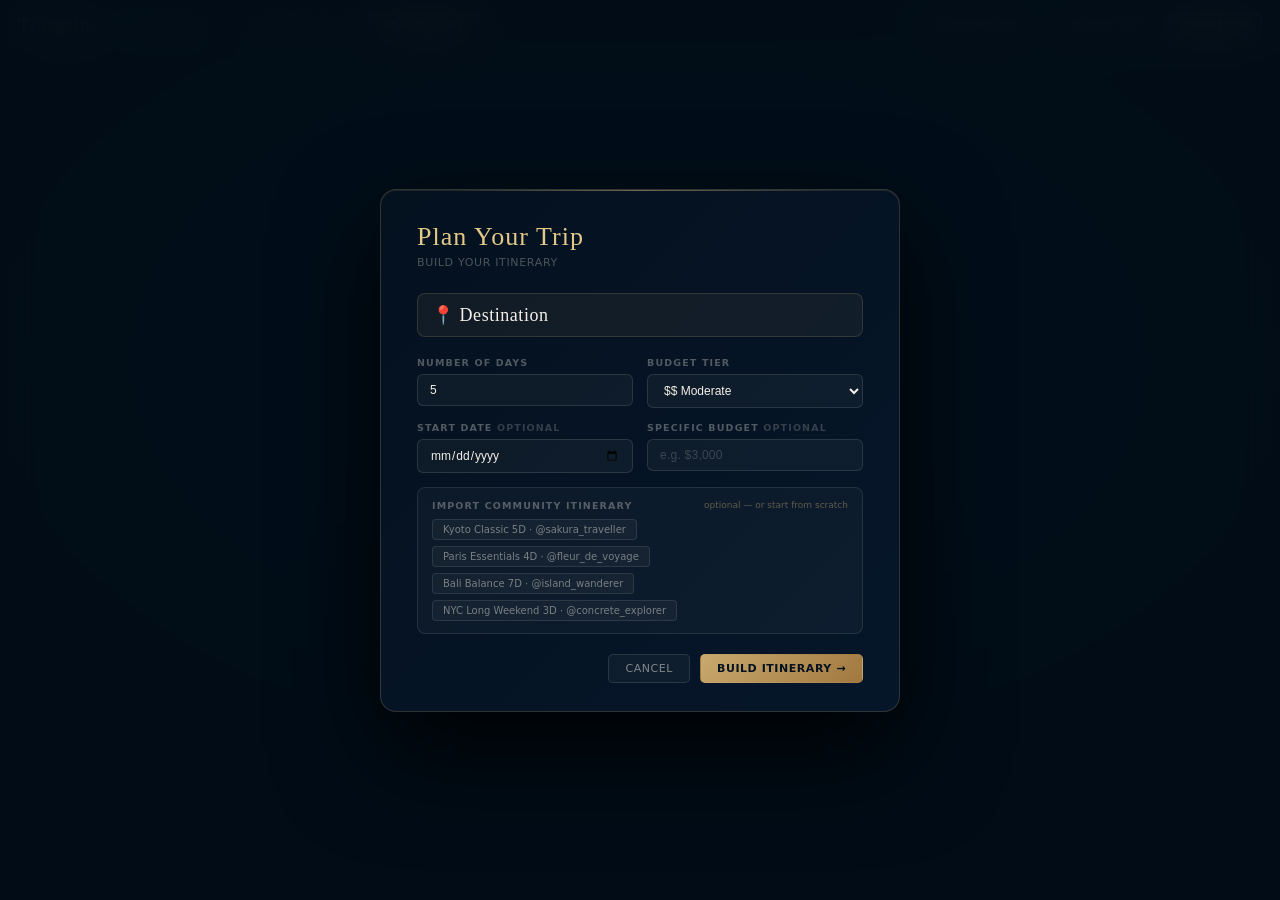
<file: itinerary.html>
<!DOCTYPE html>
<html lang="en">
<head>
<meta charset="UTF-8"/>
<meta name="viewport" content="width=device-width,initial-scale=1"/>
<meta http-equiv="Content-Security-Policy" content="default-src 'self' 'unsafe-inline' 'unsafe-eval' https: data:; img-src * data:; connect-src *">
<title>Travelite — Itinerary</title>
<link rel="preconnect" href="https://fonts.googleapis.com"/>
<link rel="preconnect" href="https://fonts.gstatic.com" crossorigin/>
<link href="https://fonts.googleapis.com/css2?family=Cormorant+Garamond:ital,wght@0,300;0,400;0,500;0,600;0,700;1,300;1,400;1,500&family=DM+Sans:ital,opsz,wght@0,9..40,300;0,9..40,400;0,9..40,500;0,9..40,600;0,9..40,700;1,9..40,400&display=swap" rel="stylesheet"/>
<link rel="stylesheet" href="travelite.css"/>
<style>
/* ══ ITINERARY PAGE — CRITICAL LAYOUT ══════════════════════════════════════ */
html,body{height:100%!important;margin:0!important;padding:0!important;}
body{display:flex!important;flex-direction:column!important;height:100vh!important;
  overflow:hidden!important;background:radial-gradient(ellipse 140% 120% at 50% 40%,#071e36 0%,#04111f 45%,#020c16 100%)!important;
  font-family:'DM Sans',system-ui,sans-serif!important;color:#f5efe6!important;}
#g-topbar{display:flex!important;align-items:center!important;height:52px!important;
  min-height:52px!important;max-height:52px!important;flex-shrink:0!important;
  background:linear-gradient(90deg,rgba(4,17,31,.99),rgba(5,20,36,.98))!important;
  border-bottom:1px solid rgba(201,169,110,.12)!important;padding:0 18px!important;gap:6px!important;z-index:100!important;}
#page-body{display:flex!important;flex-direction:column!important;flex:1 1 auto!important;
  min-height:0!important;overflow:hidden!important;}

/* ══ SETUP POPUP ════════════════════════════════════════════════════════════ */
#setup-overlay{position:fixed;inset:0;background:rgba(2,12,22,.85);backdrop-filter:blur(18px);
  z-index:500;display:flex;align-items:center;justify-content:center;}
#setup-overlay.hidden{display:none;}
#setup-card{background:linear-gradient(135deg,rgba(4,17,31,.99),rgba(6,22,42,.99));
  border:1px solid rgba(201,169,110,.22);border-radius:16px;padding:32px 36px 28px;
  width:520px;max-width:calc(100vw - 32px);position:relative;
  box-shadow:0 40px 100px rgba(0,0,0,.85),inset 0 1px 0 rgba(201,169,110,.12);
  animation:popIn .28s cubic-bezier(.4,0,.2,1);}
#setup-card::before{content:'';position:absolute;top:0;left:12%;right:12%;height:1px;
  background:linear-gradient(90deg,transparent,rgba(201,169,110,.5),transparent);}
.sc-title{font-family:'Cormorant Garamond',Georgia,serif;font-size:26px;font-weight:300;
  color:var(--gold-light);letter-spacing:.04em;margin-bottom:4px;}
.sc-sub{font-size:11px;color:rgba(245,239,230,.3);letter-spacing:.06em;text-transform:uppercase;
  margin-bottom:24px;}
.sc-dest{font-family:'Cormorant Garamond',Georgia,serif;font-size:18px;color:var(--ivory);
  padding:10px 14px;background:rgba(201,169,110,.07);border:1px solid rgba(201,169,110,.18);
  border-radius:8px;margin-bottom:20px;letter-spacing:.03em;}
.sc-row{display:grid;grid-template-columns:1fr 1fr;gap:14px;margin-bottom:14px;}
.sc-row.single{grid-template-columns:1fr;margin-bottom:14px;}
.sc-field label{font-size:9.5px;font-weight:600;color:rgba(245,239,230,.32);letter-spacing:.12em;
  text-transform:uppercase;display:block;margin-bottom:6px;}
.sc-field input,.sc-field select{width:100%;background:rgba(245,239,230,.04);
  border:1px solid rgba(245,239,230,.12);border-radius:6px;padding:8px 12px;
  font-size:12px;font-family:'DM Sans',sans-serif;color:var(--ivory);outline:none;
  transition:border-color .18s;box-sizing:border-box;}
.sc-field input:focus,.sc-field select:focus{border-color:rgba(201,169,110,.4);}
.sc-field select option{background:#071828;}
.sc-field input::placeholder{color:rgba(245,239,230,.2);}
.sc-import{background:rgba(245,239,230,.03);border:1px solid rgba(245,239,230,.1);
  border-radius:8px;padding:12px 14px;margin-bottom:20px;}
.sc-import-hdr{display:flex;align-items:center;gap:8px;margin-bottom:8px;}
.sc-import-hdr span{font-size:9.5px;font-weight:600;color:rgba(245,239,230,.32);
  letter-spacing:.12em;text-transform:uppercase;}
.sc-import-hdr em{font-size:9px;color:rgba(201,169,110,.45);font-style:normal;margin-left:auto;}
.sc-sample{display:flex;gap:6px;flex-wrap:wrap;}
.sc-samp-btn{font-size:10px;padding:4px 10px;border-radius:4px;border:1px solid rgba(245,239,230,.1);
  background:rgba(245,239,230,.04);color:rgba(245,239,230,.45);cursor:pointer;transition:all .18s;}
.sc-samp-btn:hover,.sc-samp-btn.on{background:rgba(201,169,110,.12);border-color:rgba(201,169,110,.3);color:var(--gold);}
.sc-actions{display:flex;gap:10px;justify-content:flex-end;margin-top:4px;}

/* ══ BUILDER LAYOUT ═════════════════════════════════════════════════════════ */
#builder{display:flex;flex:1;min-height:0;overflow-x:auto;overflow-y:hidden;}
#builder.hidden{display:none;}

/* Col 1 — Day list */
#col-days{width:200px;min-width:200px;background:rgba(4,17,31,.7);
  border-right:1px solid rgba(201,169,110,.1);display:flex;flex-direction:column;
  padding:14px 12px;gap:8px;overflow:hidden;}
#col-days .col-hdr{font-size:9px;font-weight:600;color:rgba(245,239,230,.28);
  letter-spacing:.14em;text-transform:uppercase;padding:0 4px;margin-bottom:2px;flex-shrink:0;}
#day-list{display:flex;flex-direction:column;gap:4px;overflow-y:auto;flex:1;}
.day-item{display:flex;align-items:center;gap:8px;padding:8px 10px;border-radius:6px;
  border:1px solid rgba(245,239,230,.07);background:rgba(245,239,230,.02);
  cursor:pointer;transition:all .18s;user-select:none;}
.day-item:hover{border-color:rgba(201,169,110,.25);background:rgba(201,169,110,.05);}
.day-item.active{border-color:rgba(201,169,110,.4);background:rgba(201,169,110,.1);}
.day-num{font-family:'Cormorant Garamond',Georgia,serif;font-size:17px;font-weight:300;
  color:var(--gold);min-width:22px;text-align:center;}
.day-info{flex:1;min-width:0;}
.day-label{font-size:11px;color:rgba(245,239,230,.7);white-space:nowrap;overflow:hidden;text-overflow:ellipsis;}
.day-date{font-size:9px;color:rgba(245,239,230,.3);margin-top:1px;}
.day-count{font-size:9px;color:rgba(245,239,230,.25);background:rgba(245,239,230,.06);
  border-radius:10px;padding:1px 6px;flex-shrink:0;}
#add-day-btn{display:flex;align-items:center;justify-content:center;gap:6px;padding:7px;
  border-radius:6px;border:1px dashed rgba(245,239,230,.1);background:transparent;
  color:rgba(245,239,230,.28);cursor:pointer;transition:all .18s;font-size:11px;
  font-family:'DM Sans',sans-serif;flex-shrink:0;}
#add-day-btn:hover{border-color:rgba(201,169,110,.3);color:var(--gold);}

/* Col 2 — Daily planner */
#col-planner{flex:1 1 320px;min-width:320px;display:flex;flex-direction:column;
  border-right:1px solid rgba(201,169,110,.1);overflow:hidden;}
#planner-hdr{height:48px;flex-shrink:0;display:flex;align-items:center;gap:12px;
  padding:0 20px;border-bottom:1px solid rgba(201,169,110,.08);
  background:rgba(4,17,31,.5);}
.planner-day-title{font-family:'Cormorant Garamond',Georgia,serif;font-size:22px;font-weight:300;color:var(--gold-light);}
.planner-day-sub{font-size:11px;color:rgba(245,239,230,.3);}
#planner-hdr .edit-label{font-size:10px;color:rgba(245,239,230,.22);cursor:pointer;
  margin-left:auto;transition:color .18s;}
#planner-hdr .edit-label:hover{color:var(--gold);}
#activity-list{flex:1;overflow-y:auto;padding:16px 20px;display:flex;flex-direction:column;gap:10px;}
.act-block{display:flex;gap:14px;padding:12px 14px;border-radius:8px;
  border:1px solid rgba(245,239,230,.07);background:rgba(245,239,230,.02);
  transition:all .18s;cursor:grab;position:relative;}
.act-block:hover{border-color:rgba(201,169,110,.2);background:rgba(201,169,110,.03);}
.act-block.dragging{opacity:.4;}
.act-time{font-size:11px;color:var(--gold);font-weight:500;min-width:46px;padding-top:2px;letter-spacing:.03em;}
.act-body{flex:1;min-width:0;}
.act-title{font-size:13px;font-weight:500;color:rgba(245,239,230,.8);margin-bottom:3px;}
.act-desc{font-size:11px;color:rgba(245,239,230,.32);line-height:1.5;}
.act-tags{display:flex;gap:5px;margin-top:6px;flex-wrap:wrap;}
.act-tag{font-size:9px;letter-spacing:.07em;text-transform:uppercase;padding:2px 7px;
  border-radius:3px;display:inline-block;}
.tag-food{background:rgba(201,169,110,.1);color:var(--gold);border:1px solid rgba(201,169,110,.2);}
.tag-sight{background:rgba(111,172,212,.1);color:#6facd4;border:1px solid rgba(111,172,212,.2);}
.tag-hotel{background:rgba(125,168,130,.1);color:#7da882;border:1px solid rgba(125,168,130,.2);}
.tag-transport{background:rgba(245,239,230,.06);color:rgba(245,239,230,.4);border:1px solid rgba(245,239,230,.1);}
.tag-activity{background:rgba(180,130,200,.1);color:#c49fd8;border:1px solid rgba(180,130,200,.2);}
.act-drag-handle{
  display:flex;align-items:center;justify-content:center;
  width:28px;align-self:stretch;flex-shrink:0;
  color:rgba(245,239,230,.18);font-size:16px;cursor:grab;
  touch-action:none;user-select:none;-webkit-user-select:none;
  border-left:1px solid rgba(245,239,230,.06);margin-left:8px;padding-left:8px;
  transition:color .15s;}
.act-drag-handle:hover{color:rgba(201,169,110,.6);}
.act-block.drag-over{border-color:rgba(201,169,110,.5)!important;
  background:rgba(201,169,110,.08)!important;transform:scale(1.01);}
.act-block.drag-ghost{opacity:.3;transform:scale(.98);}
.act-remove{position:absolute;right:28px;top:8px;width:18px;height:18px;border-radius:50%;
  background:none;border:none;color:rgba(245,239,230,.15);cursor:pointer;font-size:13px;
  display:none;align-items:center;justify-content:center;transition:color .15s;}
.act-block:hover .act-remove{display:flex;}
.act-remove:hover{color:rgba(220,80,80,.7);}
#add-act-btn{display:flex;align-items:center;gap:8px;padding:11px 16px;border-radius:8px;
  border:1px dashed rgba(245,239,230,.1);background:transparent;color:rgba(245,239,230,.28);
  cursor:pointer;transition:all .18s;font-size:11px;font-family:'DM Sans',sans-serif;
  flex-shrink:0;margin:0 20px 16px;}
#add-act-btn:hover{border-color:rgba(201,169,110,.3);color:var(--gold);}

/* Col 3 — Saved activities pool */
#col-pool{width:240px;min-width:240px;background:rgba(4,17,31,.5);
  border-right:1px solid rgba(201,169,110,.1);display:flex;flex-direction:column;overflow:hidden;}
#col-pool .col-hdr{font-size:9px;font-weight:600;color:rgba(245,239,230,.28);
  letter-spacing:.14em;text-transform:uppercase;padding:14px 14px 8px;flex-shrink:0;
  border-bottom:1px solid rgba(201,169,110,.07);}
#col-pool .col-hdr span{color:rgba(245,239,230,.18);font-weight:400;margin-left:4px;}
#pool-filters{display:flex;gap:4px;padding:8px 10px;flex-wrap:wrap;flex-shrink:0;
  border-bottom:1px solid rgba(201,169,110,.07);}
.pool-filter{font-size:9px;padding:3px 8px;border-radius:3px;
  border:1px solid rgba(245,239,230,.08);background:transparent;
  color:rgba(245,239,230,.3);cursor:pointer;transition:all .15s;}
.pool-filter:hover,.pool-filter.on{background:rgba(201,169,110,.1);
  border-color:rgba(201,169,110,.25);color:var(--gold);}
#pool-list{flex:1;overflow-y:auto;padding:8px 10px;display:flex;flex-direction:column;gap:6px;}
.pool-item{padding:9px 11px;border-radius:7px;border:1px solid rgba(245,239,230,.08);
  background:rgba(245,239,230,.02);cursor:pointer;transition:all .18s;position:relative;}
.pool-item:hover{border-color:rgba(201,169,110,.25);background:rgba(201,169,110,.05);}
.pool-item.assigned{opacity:.38;cursor:default;}
.pool-item.assigned:hover{border-color:rgba(245,239,230,.08);background:rgba(245,239,230,.02);}
.pool-title{font-size:11.5px;color:rgba(245,239,230,.72);margin-bottom:2px;font-weight:500;}
.pool-meta{font-size:9.5px;color:rgba(245,239,230,.28);display:flex;align-items:center;gap:5px;}
.pool-src{font-size:9px;color:rgba(201,169,110,.4);margin-top:4px;}
.pool-add-btn{position:absolute;right:8px;top:50%;transform:translateY(-50%);
  width:20px;height:20px;border-radius:50%;background:rgba(201,169,110,.15);
  border:1px solid rgba(201,169,110,.3);color:var(--gold);font-size:13px;
  display:none;align-items:center;justify-content:center;cursor:pointer;transition:all .15s;}
.pool-item:hover:not(.assigned) .pool-add-btn{display:flex;}
.pool-add-btn:hover{background:rgba(201,169,110,.3);}
.pool-assigned-badge{position:absolute;right:8px;top:50%;transform:translateY(-50%);
  font-size:9px;color:rgba(245,239,230,.22);letter-spacing:.04em;}

/* Col 4 — Mini map */
#col-map{width:220px;min-width:220px;display:flex;flex-direction:column;overflow:hidden;
  background:rgba(3,10,20,.8);}
#col-map .col-hdr{font-size:9px;font-weight:600;color:rgba(245,239,230,.28);
  letter-spacing:.14em;text-transform:uppercase;padding:14px 14px 8px;flex-shrink:0;
  border-bottom:1px solid rgba(201,169,110,.07);display:flex;align-items:center;}
#col-map .col-hdr .expand-btn{margin-left:auto;font-size:10px;color:rgba(201,169,110,.45);
  cursor:pointer;padding:2px 6px;border-radius:3px;border:1px solid rgba(201,169,110,.15);
  transition:all .18s;}
#col-map .col-hdr .expand-btn:hover{background:rgba(201,169,110,.1);color:var(--gold);}
#mini-map-wrap{flex:1;position:relative;overflow:hidden;cursor:pointer;}
#mini-map-wrap:hover #map-expand-hint{opacity:1;}
#map-iframe{width:100%;height:100%;border:none;display:block;}
#map-pin-list{padding:8px 10px;border-top:1px solid rgba(201,169,110,.07);
  max-height:160px;overflow-y:auto;flex-shrink:0;}
.map-pin{display:flex;align-items:center;gap:7px;padding:4px 2px;font-size:10px;
  color:rgba(245,239,230,.45);cursor:pointer;transition:color .15s;border-radius:3px;}
.map-pin:hover{color:var(--ivory-dim);}
.map-pin-dot{width:7px;height:7px;border-radius:50%;flex-shrink:0;}
.dot-assigned{background:var(--gold);}
.dot-saved{background:rgba(111,172,212,.7);}
#map-expand-hint{position:absolute;inset:0;background:rgba(2,10,20,.45);
  display:flex;align-items:center;justify-content:center;opacity:0;transition:opacity .2s;
  font-size:11px;color:rgba(245,239,230,.7);letter-spacing:.04em;pointer-events:none;}

/* Map expanded overlay */
#map-fullscreen{position:fixed;inset:0;background:rgba(2,10,20,.92);
  z-index:400;display:none;flex-direction:column;}
#map-fullscreen.open{display:flex;}
#map-fs-hdr{height:48px;flex-shrink:0;display:flex;align-items:center;padding:0 18px;gap:12px;
  border-bottom:1px solid rgba(201,169,110,.12);
  background:linear-gradient(90deg,rgba(4,17,31,.99),rgba(5,20,36,.98));}
#map-fs-hdr .fs-title{font-family:'Cormorant Garamond',Georgia,serif;font-size:18px;
  font-weight:300;color:var(--gold-light);}
#map-fs-hdr .fs-close{margin-left:auto;font-size:11px;color:rgba(245,239,230,.4);
  cursor:pointer;padding:5px 12px;border-radius:4px;border:1px solid rgba(245,239,230,.12);
  background:transparent;transition:all .18s;}
#map-fs-hdr .fs-close:hover{color:var(--ivory);border-color:rgba(245,239,230,.25);}
#map-fs-body{flex:1;position:relative;}
#map-fs-iframe{width:100%;height:100%;border:none;display:block;}

/* Budget bar */
#budget-bar{height:36px;flex-shrink:0;display:flex;align-items:center;gap:14px;
  padding:0 16px;border-top:1px solid rgba(201,169,110,.08);
  background:rgba(4,17,31,.6);font-size:10px;}
.budget-label{color:rgba(245,239,230,.3);letter-spacing:.08em;text-transform:uppercase;}
.budget-used{color:var(--gold);font-weight:600;font-family:'Cormorant Garamond',Georgia,serif;font-size:14px;}
.budget-total{color:rgba(245,239,230,.28);}
#budget-track{flex:1;height:4px;background:rgba(245,239,230,.08);border-radius:2px;max-width:160px;}
#budget-fill{height:100%;border-radius:2px;background:linear-gradient(90deg,#7da882,#c9a96e);
  transition:width .4s ease;}

/* Add activity quick modal */
#act-modal{position:fixed;inset:0;background:rgba(2,12,22,.75);backdrop-filter:blur(10px);
  z-index:300;display:none;align-items:center;justify-content:center;}
#act-modal.open{display:flex;}
#act-modal-card{background:linear-gradient(135deg,rgba(4,17,31,.99),rgba(6,22,42,.99));
  border:1px solid rgba(201,169,110,.2);border-radius:12px;padding:24px 28px;width:400px;
  max-width:calc(100vw - 32px);box-shadow:0 24px 60px rgba(0,0,0,.75);animation:popIn .22s ease;}
.am-title{font-family:'Cormorant Garamond',Georgia,serif;font-size:20px;color:var(--gold-light);margin-bottom:16px;}
.am-field{margin-bottom:12px;}
.am-field label{font-size:9.5px;font-weight:600;color:rgba(245,239,230,.3);letter-spacing:.1em;
  text-transform:uppercase;display:block;margin-bottom:5px;}
.am-field input,.am-field select,.am-field textarea{width:100%;background:rgba(245,239,230,.04);
  border:1px solid rgba(245,239,230,.12);border-radius:5px;padding:7px 11px;
  font-size:12px;font-family:'DM Sans',sans-serif;color:var(--ivory);outline:none;
  transition:border-color .18s;box-sizing:border-box;}
.am-field input:focus,.am-field select:focus,.am-field textarea:focus{border-color:rgba(201,169,110,.4);}
.am-field select option{background:#071828;}
.am-field textarea{resize:vertical;min-height:60px;line-height:1.5;}
.am-row{display:grid;grid-template-columns:1fr 1fr;gap:10px;}
.am-actions{display:flex;gap:8px;justify-content:flex-end;margin-top:4px;}
</style>
</head>
<body class="page-itinerary">

<!-- ══ GLOBAL TOPBAR ════════════════════════════════════════════════════════ -->
<div id="g-topbar">
  <a href="index.html" style="font-family:'Cormorant Garamond',Georgia,serif;font-weight:400;font-size:19px;color:var(--gold-light);letter-spacing:.06em;opacity:.9;white-space:nowrap;margin-right:8px;text-decoration:none">Travelite</a>
  <a href="index.html" class="gtab">🌍 Discovery</a>
  <a href="bucketlist.html" class="gtab">⭐ Bucket List</a>
  <a href="itinerary.html" class="gtab on">🗺 Itinerary</a>
  <div style="width:1px;height:26px;background:rgba(201,169,110,.15);margin:0 8px"></div>
  <div style="display:flex;flex:1;align-items:center;gap:10px">
    <div id="topbar-dest" style="font-family:'Cormorant Garamond',Georgia,serif;font-size:17px;color:var(--gold-light)"></div>
    <div id="topbar-sub" style="font-size:10px;color:rgba(245,239,230,.3);letter-spacing:.04em"></div>
    <div style="flex:1"></div>
    <button onclick="openNewItinerary()" style="display:inline-flex;align-items:center;gap:5px;font-size:10px;font-weight:600;letter-spacing:.06em;text-transform:uppercase;padding:5px 12px;border-radius:5px;border:1px solid rgba(245,239,230,.12);background:transparent;color:rgba(245,239,230,.4);cursor:pointer;font-family:'DM Sans',sans-serif">＋ New Itinerary</button>
    <a href="bucketlist.html" style="display:inline-flex;align-items:center;gap:5px;font-size:10px;font-weight:600;letter-spacing:.06em;text-transform:uppercase;padding:5px 12px;border-radius:5px;border:1px solid rgba(245,239,230,.12);background:transparent;color:rgba(245,239,230,.4);text-decoration:none;font-family:'DM Sans',sans-serif">← Bucket List</a>
    <button onclick="exportPDF()" style="display:inline-flex;align-items:center;gap:5px;font-size:10px;font-weight:600;letter-spacing:.06em;text-transform:uppercase;padding:5px 12px;border-radius:5px;border:1px solid rgba(201,169,110,.3);background:rgba(201,169,110,.12);color:var(--gold);cursor:pointer;font-family:'DM Sans',sans-serif">Export PDF</button>
  </div>
</div>

<div id="page-body">

  <!-- ══ SETUP POPUP ══════════════════════════════════════════════════════════ -->
  <div id="setup-overlay">
    <div id="setup-card">
      <div class="sc-title">Plan Your Trip</div>
      <div class="sc-sub">Build your itinerary</div>

      <div class="sc-dest" id="sc-dest-label">Destination</div>

      <div class="sc-row">
        <div class="sc-field">
          <label>Number of Days</label>
          <input type="number" id="sc-days" min="1" max="30" value="5" placeholder="e.g. 7"/>
        </div>
        <div class="sc-field">
          <label>Budget Tier</label>
          <select id="sc-budget-tier">
            <option value="budget">$ Budget</option>
            <option value="moderate" selected>$$ Moderate</option>
            <option value="premium">$$$ Premium</option>
            <option value="luxury">$$$$ Luxury</option>
          </select>
        </div>
      </div>

      <div class="sc-row">
        <div class="sc-field">
          <label>Start Date <span style="color:rgba(245,239,230,.2)">optional</span></label>
          <input type="date" id="sc-start-date"/>
        </div>
        <div class="sc-field">
          <label>Specific Budget <span style="color:rgba(245,239,230,.2)">optional</span></label>
          <input type="text" id="sc-budget-amt" placeholder="e.g. $3,000"/>
        </div>
      </div>

      <div class="sc-import">
        <div class="sc-import-hdr">
          <span>Import Community Itinerary</span>
          <em>optional — or start from scratch</em>
        </div>
        <div class="sc-sample" id="sc-samples"></div>
      </div>

      <div class="sc-actions">
        <a href="bucketlist.html" class="btn" style="text-decoration:none;display:inline-flex;align-items:center;">Cancel</a>
        <button class="btn s" onclick="launchBuilder()">Build Itinerary →</button>
      </div>
    </div>
  </div>

  <!-- ══ BUILDER ═══════════════════════════════════════════════════════════════ -->
  <div id="builder" class="hidden">

    <!-- Col 1: Day list -->
    <div id="col-days">
      <div class="col-hdr">Days</div>
      <div id="day-list"></div>
      <button id="add-day-btn" onclick="addDay()">
        <svg width="11" height="11" viewBox="0 0 12 12" fill="none"><path d="M6 1v10M1 6h10" stroke="currentColor" stroke-width="1.5" stroke-linecap="round"/></svg>
        Add Day
      </button>
    </div>

    <!-- Col 2: Daily planner -->
    <div id="col-planner">
      <div id="planner-hdr">
        <div>
          <div class="planner-day-title" id="planner-day-title">Day 1</div>
          <div class="planner-day-sub" id="planner-day-sub">Arrival Day</div>
        </div>
        <span class="edit-label" onclick="editDayTitle()">✎ rename</span>
      </div>
      <div id="activity-list"></div>
      <button id="add-act-btn" onclick="openActModal()">
        <svg width="11" height="11" viewBox="0 0 12 12" fill="none"><path d="M6 1v10M1 6h10" stroke="currentColor" stroke-width="1.5" stroke-linecap="round"/></svg>
        Add activity, meal, or transport
      </button>
      <div id="budget-bar">
        <span class="budget-label">Spent</span>
        <span class="budget-used" id="budget-used">$0</span>
        <span class="budget-total" id="budget-total">/ $0</span>
        <div id="budget-track"><div id="budget-fill" style="width:0%"></div></div>
      </div>
    </div>

    <!-- Col 3: Activity pool -->
    <div id="col-pool">
      <div class="col-hdr">Saved Activities <span id="pool-count"></span></div>
      <div id="pool-filters">
        <div class="pool-filter on" data-f="all" onclick="setPoolFilter(this)">All</div>
        <div class="pool-filter" data-f="food" onclick="setPoolFilter(this)">Food</div>
        <div class="pool-filter" data-f="sight" onclick="setPoolFilter(this)">Sights</div>
        <div class="pool-filter" data-f="activity" onclick="setPoolFilter(this)">Activities</div>
        <div class="pool-filter" data-f="hotel" onclick="setPoolFilter(this)">Hotels</div>
      </div>
      <div id="pool-list"></div>
    </div>

    <!-- Col 4: Mini map -->
    <div id="col-map">
      <div class="col-hdr">
        Map
        <span class="expand-btn" onclick="expandMap()">⤢ expand</span>
      </div>
      <div id="mini-map-wrap" onclick="expandMap()">
        <iframe id="map-iframe" src="" title="Trip map"></iframe>
        <div id="map-expand-hint">Click to expand</div>
      </div>
      <div id="map-pin-list"></div>
    </div>

  </div><!-- /builder -->

</div><!-- /page-body -->

<!-- ══ MAP FULLSCREEN ════════════════════════════════════════════════════════ -->
<div id="map-fullscreen">
  <div id="map-fs-hdr">
    <div class="fs-title" id="map-fs-title">Trip Map</div>
    <button class="fs-close" onclick="closeMap()">✕ Close</button>
  </div>
  <div id="map-fs-body">
    <iframe id="map-fs-iframe" src="" title="Full trip map"></iframe>
  </div>
</div>

<!-- ══ ADD ACTIVITY MODAL ════════════════════════════════════════════════════ -->
<div id="act-modal" onclick="if(event.target===this)closeActModal()">
  <div id="act-modal-card">
    <div class="am-title">Add to Day <span id="am-day-label"></span></div>
    <div class="am-row">
      <div class="am-field">
        <label>Time</label>
        <input type="time" id="am-time" value="10:00"/>
      </div>
      <div class="am-field">
        <label>Type</label>
        <select id="am-type">
          <option value="sight">Sightseeing</option>
          <option value="food">Food & Drink</option>
          <option value="activity">Activity</option>
          <option value="hotel">Hotel / Stay</option>
          <option value="transport">Transport</option>
        </select>
      </div>
    </div>
    <div class="am-field">
      <label>Title</label>
      <input type="text" id="am-title" placeholder="e.g. Fushimi Inari Shrine"/>
    </div>
    <div class="am-field">
      <label>Notes <span style="color:rgba(245,239,230,.2)">optional</span></label>
      <textarea id="am-notes" placeholder="Tips, reservations, costs…"></textarea>
    </div>
    <div class="am-field">
      <label>Cost <span style="color:rgba(245,239,230,.2)">optional</span></label>
      <input type="text" id="am-cost" placeholder="e.g. $45"/>
    </div>
    <div class="am-actions">
      <button class="btn" onclick="closeActModal()">Cancel</button>
      <button class="btn s" onclick="saveActivity()">Add to Itinerary</button>
    </div>
  </div>
</div>

<script>
// ══════════════════════════════════════════════════════════════════════════════
// DATA
// ══════════════════════════════════════════════════════════════════════════════

// Community itinerary templates (hardcoded sample set)
const COMMUNITY_ITINERARIES = {
  kyoto: {
    id:'kyoto-classic', label:'Kyoto Classic 5D', author:'@sakura_traveller',
    days:5, budget:'premium',
    activities:[
      {day:1,time:'14:00',type:'transport',title:'Arrive KIX — Haruka Express',desc:'~75 min to Kyoto Station. Get IC card at airport.',cost:0},
      {day:1,time:'16:30',type:'hotel',title:'Check-in: Gion Ryokan',desc:'Traditional tatami inn. Onsen + kaiseki dinner included.',cost:280},
      {day:1,time:'19:00',type:'sight',title:'Hanamikoji Street at Dusk',desc:'Lantern-lit geisha district. Best light after 6pm.',cost:0},
      {day:2,time:'07:00',type:'sight',title:'Fushimi Inari — early morning',desc:'Arrive before 8am to beat crowds. Full torii hike ~2hrs.',cost:0},
      {day:2,time:'11:00',type:'sight',title:'Kinkaku-ji (Golden Pavilion)',desc:'Book timed entry online. Allow 45 min.',cost:12},
      {day:2,time:'13:00',type:'food',title:'Nishiki Market lunch',desc:'Street food paradise. Try yuba, tamagoyaki, matcha everything.',cost:25},
      {day:3,time:'09:00',type:'sight',title:'Arashiyama Bamboo Grove',desc:'Early morning before tour groups. 20 min walk.',cost:0},
      {day:3,time:'10:30',type:'sight',title:'Tenryu-ji Garden',desc:'UNESCO garden. Stunning pond landscape.',cost:9},
      {day:3,time:'14:00',type:'activity',title:'Tea Ceremony — Urasenke',desc:'90-min authentic ceremony. Reserve weeks ahead.',cost:65},
      {day:4,time:'09:00',type:'sight',title:'Philosopher\'s Path',desc:'Canal walk. Cherry blossoms in spring.',cost:0},
      {day:4,time:'11:00',type:'sight',title:'Nanzen-ji Temple',desc:'Grand sanmon gate. Free grounds, ¥600 main hall.',cost:6},
      {day:4,time:'20:00',type:'food',title:'Pontocho Alley dinner',desc:'Narrow lantern-lit alley. Book kaiseki or yakitori.',cost:90},
      {day:5,time:'08:00',type:'transport',title:'Day trip: Nara',desc:'50-min JR Nara Line. Deer park + Todai-ji.',cost:20},
      {day:5,time:'19:00',type:'food',title:'Farewell dinner: Gion',desc:'Last kaiseki. Budget ¥15,000+ pp.',cost:120},
    ]
  },
  paris: {
    id:'paris-classic', label:'Paris Essentials 4D', author:'@fleur_de_voyage',
    days:4, budget:'moderate',
    activities:[
      {day:1,time:'15:00',type:'hotel',title:'Check-in: Saint-Germain',desc:'Central location. Walk to everything.',cost:200},
      {day:1,time:'17:00',type:'sight',title:'Eiffel Tower — golden hour',desc:'Trocadéro viewpoint for photos. Book tower tickets in advance.',cost:28},
      {day:1,time:'20:30',type:'food',title:'Dinner: Le Procope',desc:'Paris\'s oldest café. Classic French cuisine.',cost:75},
      {day:2,time:'09:00',type:'sight',title:'Louvre — morning',desc:'Pre-book timed entry. Focus: Denon wing for Mona Lisa.',cost:22},
      {day:2,time:'14:00',type:'sight',title:'Musée d\'Orsay',desc:'Impressionist masterpieces. Buy combo ticket.',cost:16},
      {day:2,time:'19:00',type:'food',title:'Seine riverboat dinner',desc:'Bateaux-Mouches. Touristy but magical at night.',cost:95},
      {day:3,time:'10:00',type:'sight',title:'Sacré-Cœur & Montmartre',desc:'Climb for city views. Artists\' quarter below.',cost:0},
      {day:3,time:'13:00',type:'food',title:'Lunch: Marché des Enfants Rouges',desc:'Paris\'s oldest covered market. Japanese, Moroccan, French.',cost:30},
      {day:3,time:'15:30',type:'activity',title:'Père Lachaise Cemetery',desc:'Jim Morrison, Oscar Wilde, Édith Piaf. Bring the map.',cost:0},
      {day:4,time:'10:00',type:'sight',title:'Versailles day trip',desc:'RER C from central Paris. Book skip-the-line tickets.',cost:20},
    ]
  },
  bali: {
    id:'bali-balance', label:'Bali Balance 7D', author:'@island_wanderer',
    days:7, budget:'budget',
    activities:[
      {day:1,time:'16:00',type:'hotel',title:'Check-in: Ubud villa',desc:'Rice terrace views. Pool villa for ~$80/night.',cost:80},
      {day:1,time:'18:30',type:'food',title:'Warung dinner: Bebek betutu',desc:'Local duck dish. Slow-cooked overnight.',cost:12},
      {day:2,time:'06:00',type:'activity',title:'Sunrise: Mount Batur hike',desc:'3am depart. Guide required. Breakfast at summit.',cost:45},
      {day:2,time:'14:00',type:'activity',title:'Coffee plantation tour',desc:'Kopi luwak tasting. Free if you buy.',cost:5},
      {day:3,time:'09:00',type:'sight',title:'Tegalalang Rice Terraces',desc:'Golden hour best. Early to beat Insta crowds.',cost:3},
      {day:3,time:'11:00',type:'sight',title:'Tirta Empul Temple',desc:'Sacred spring. Bring sarong (provided at entrance).',cost:2},
      {day:4,time:'08:00',type:'activity',title:'White-water rafting: Ayung',desc:'Grade 2-3. Half-day. Hotel pickup available.',cost:35},
      {day:4,time:'18:00',type:'sight',title:'Tanah Lot sunset',desc:'Most iconic view in Bali. Arrive 1hr early.',cost:4},
      {day:5,time:'10:00',type:'hotel',title:'Move to Seminyak',desc:'2hr drive. Beach club territory.',cost:0},
      {day:5,time:'18:00',type:'food',title:'Sunset cocktails: Ku De Ta',desc:'Bali\'s iconic beach club. Pricier but worth one evening.',cost:40},
      {day:6,time:'09:00',type:'activity',title:'Surf lesson: Kuta beach',desc:'2hr lesson for beginners. Boards included.',cost:25},
      {day:6,time:'20:00',type:'food',title:'Seminyak dinner strip',desc:'Sardine, Bikini, Ku De Ta. Book Sardine ahead.',cost:60},
      {day:7,time:'09:00',type:'sight',title:'Uluwatu Temple',desc:'Cliff-top temple. Kecak fire dance at 6pm.',cost:4},
    ]
  },
  nyc: {
    id:'nyc-weekend', label:'NYC Long Weekend 3D', author:'@concrete_explorer',
    days:3, budget:'moderate',
    activities:[
      {day:1,time:'11:00',type:'hotel',title:'Check-in: Midtown hotel',desc:'Good transit access to everything.',cost:250},
      {day:1,time:'14:00',type:'sight',title:'High Line & Chelsea Market',desc:'Walk the elevated park. End at Chelsea Market for lunch.',cost:0},
      {day:1,time:'17:00',type:'sight',title:'Whitney Museum',desc:'American art. Rooftop terrace views.',cost:25},
      {day:1,time:'20:00',type:'food',title:'Dinner: Le Bernardin',desc:'Best seafood in NYC. Book months ahead.',cost:180},
      {day:2,time:'09:00',type:'sight',title:'Central Park morning run',desc:'Shakespeare Garden, Bethesda Fountain, Reservoir.',cost:0},
      {day:2,time:'11:30',type:'sight',title:'MET Museum',desc:'Suggested donation. Egyptian wing + rooftop.',cost:30},
      {day:2,time:'15:00',type:'sight',title:'The Vessel & Hudson Yards',desc:'Honeycomb structure. Edge observation deck nearby.',cost:35},
      {day:2,time:'20:00',type:'food',title:'Dinner: Minetta Tavern',desc:'West Village classic. Black label burger unmissable.',cost:90},
      {day:3,time:'09:30',type:'food',title:'Brunch: Russ & Daughters',desc:'Lower East Side icon. Bagels + lox. Expect a queue.',cost:30},
      {day:3,time:'12:00',type:'sight',title:'Brooklyn Bridge walk',desc:'Walk from Manhattan side. Views back of skyline.',cost:0},
      {day:3,time:'14:00',type:'sight',title:'DUMBO & Brooklyn Heights',desc:'Cobblestone streets. Manhattan Bridge framing shot.',cost:0},
    ]
  },
};

// Additional pool activities (not from main itinerary — "pinned from other users")
const POOL_EXTRAS = {
  kyoto:[
    {id:'k1',type:'food',title:'Breakfast at Weekenders Coffee',desc:'Local roastery. Best pour-over in Kyoto.',src:'@mornings_in_japan'},
    {id:'k2',type:'activity',title:'Ninja experience: En',desc:'90-min immersive ninja dojo. Great for adults too.',src:'@hidden_kyoto'},
    {id:'k3',type:'sight',title:'Daitoku-ji Temple Complex',desc:'15 sub-temples. Most visitors miss this one.',src:'@offpath_japan'},
    {id:'k4',type:'food',title:'Ramen: Ichiran Kyoto',desc:'Solo booth ramen. Rich tonkotsu. No reservations needed.',src:'@ramen_pilgrim'},
    {id:'k5',type:'activity',title:'Kimono rental: Gion',desc:'2hr rental, full styling included. Book morning slot.',src:'@sakura_traveller'},
    {id:'k6',type:'sight',title:'Nijo Castle night illumination',desc:'Spring/autumn only. Stunning projections.',src:'@lights_of_japan'},
  ],
  paris:[
    {id:'p1',type:'food',title:'Croissant tour: Stohrer Bakery',desc:'Paris\'s oldest pâtisserie since 1730.',src:'@bread_pilgrim'},
    {id:'p2',type:'sight',title:'Palais Royal gardens',desc:'Hidden gem. No crowds. Striped columns.',src:'@fleur_de_voyage'},
    {id:'p3',type:'activity',title:'Cooking class: La Cuisine',desc:'3-hr French pastry class. Macarons + croissants.',src:'@paris_kitchen'},
    {id:'p4',type:'food',title:'Wine bar: Frenchie Bar à Vins',desc:'Natural wine. Small plates. Book 2 weeks ahead.',src:'@cave_crawler'},
    {id:'p5',type:'sight',title:'Sainte-Chapelle',desc:'Gothic stained glass. Often overlooked vs Notre-Dame.',src:'@gothic_france'},
  ],
  bali:[
    {id:'b1',type:'activity',title:'Yoga: The Yoga Barn',desc:'Multi-style classes. Canggu or Ubud locations.',src:'@balance_bali'},
    {id:'b2',type:'food',title:'Smoothie bowl: Bali Bowls',desc:'Best acai in Canggu. Always a queue.',src:'@island_wanderer'},
    {id:'b3',type:'sight',title:'Sekumpul Waterfall',desc:'North Bali. 45-min trek. Most beautiful on the island.',src:'@waterfalls_only'},
    {id:'b4',type:'activity',title:'Freediving course: Amed',desc:'2-day course. Crystal visibility. Incredible reefs.',src:'@deep_blue_bali'},
  ],
  nyc:[
    {id:'n1',type:'food',title:'Joe\'s Pizza: West Village',desc:'$3 slices. NYC institution since 1975.',src:'@slice_life'},
    {id:'n2',type:'sight',title:'The Cloisters',desc:'Medieval art museum in Fort Tryon Park. Underrated.',src:'@concrete_explorer'},
    {id:'n3',type:'activity',title:'Comedy Cellar',desc:'Legendary West Village club. Book online. Late shows best.',src:'@nyc_nights'},
    {id:'n4',type:'food',title:'Dinner: Don Angie',desc:'Italian-American. Book exactly 30 days out online.',src:'@table_for_one'},
  ],
};

// Map embed URLs (OpenStreetMap — no API key needed)
const MAP_URLS = {
  kyoto:'https://www.openstreetmap.org/export/embed.html?bbox=135.7%2C34.99%2C135.78%2C35.03&layer=mapnik',
  paris:'https://www.openstreetmap.org/export/embed.html?bbox=2.31%2C48.84%2C2.38%2C48.88&layer=mapnik',
  bali:'https://www.openstreetmap.org/export/embed.html?bbox=115.1%2C-8.75%2C115.28%2C-8.60&layer=mapnik',
  nyc:'https://www.openstreetmap.org/export/embed.html?bbox=-74.02%2C40.70%2C-73.93%2C40.78&layer=mapnik',
  default:'https://www.openstreetmap.org/export/embed.html?bbox=-10%2C35%2C30%2C55&layer=mapnik',
};

// ══════════════════════════════════════════════════════════════════════════════
// STATE
// ══════════════════════════════════════════════════════════════════════════════
let IT = {
  dest: '', country: '', days: 5, startDate: null,
  budgetTier: 'moderate', budgetAmt: 0,
  activities: [],   // {id, day, time, type, title, desc, cost}
  activeDayIdx: 0,
  poolAssigned: new Set(),
  selectedTemplate: null,
};

const STORAGE_KEY = 'travelite_itineraries';

function loadItineraries() {
  try { return JSON.parse(localStorage.getItem(STORAGE_KEY) || '{}'); } catch(e) { return {}; }
}
function saveCurrentItinerary() {
  const all = loadItineraries();
  all[IT.dest.toLowerCase()] = IT;
  localStorage.setItem(STORAGE_KEY, JSON.stringify(all));
}

// ══════════════════════════════════════════════════════════════════════════════
// SETUP POPUP
// ══════════════════════════════════════════════════════════════════════════════
function initSetup(destName, country, budgetHint) {
  IT.dest = destName || 'Destination';
  IT.country = country || '';
  document.getElementById('sc-dest-label').textContent = '📍 ' + IT.dest + (IT.country ? ', ' + IT.country : '');
  if (budgetHint) document.getElementById('sc-budget-tier').value = budgetHint;

  // Populate community template buttons
  const key = destName ? destName.toLowerCase().split('/')[0].trim() : '';
  const tmpl = COMMUNITY_ITINERARIES[key];
  const sampDiv = document.getElementById('sc-samples');
  sampDiv.innerHTML = '';

  // Show any matching templates
  const matches = Object.values(COMMUNITY_ITINERARIES).filter(t =>
    !key || key.length < 3 || t.id.includes(key) ||
    t.label.toLowerCase().includes(key)
  );

  if (matches.length === 0) {
    // Show all as generic suggestions
    Object.values(COMMUNITY_ITINERARIES).forEach(t => {
      const btn = document.createElement('div');
      btn.className = 'sc-samp-btn';
      btn.textContent = t.label + ' · ' + t.author;
      btn.onclick = () => {
        sampDiv.querySelectorAll('.sc-samp-btn').forEach(b => b.classList.remove('on'));
        btn.classList.add('on');
        IT.selectedTemplate = t;
        document.getElementById('sc-days').value = t.days;
        document.getElementById('sc-budget-tier').value = t.budget;
      };
      sampDiv.appendChild(btn);
    });
  } else {
    matches.forEach(t => {
      const btn = document.createElement('div');
      btn.className = 'sc-samp-btn';
      btn.textContent = t.label + ' · ' + t.author;
      btn.onclick = () => {
        sampDiv.querySelectorAll('.sc-samp-btn').forEach(b => b.classList.remove('on'));
        btn.classList.add('on');
        IT.selectedTemplate = t;
        document.getElementById('sc-days').value = t.days;
        document.getElementById('sc-budget-tier').value = t.budget;
      };
      sampDiv.appendChild(btn);
    });
  }
}

function launchBuilder() {
  const days = parseInt(document.getElementById('sc-days').value) || 5;
  const tier  = document.getElementById('sc-budget-tier').value;
  const start = document.getElementById('sc-start-date').value;
  const amt   = document.getElementById('sc-budget-amt').value;

  IT.days = days;
  IT.budgetTier = tier;
  IT.startDate = start || null;
  IT.budgetAmt = parseBudget(amt);
  IT.activities = [];
  IT.poolAssigned = new Set();

  // Import template if selected
  if (IT.selectedTemplate) {
    const t = IT.selectedTemplate;
    // Only import days that fit
    IT.activities = t.activities
      .filter(a => a.day <= days)
      .map((a, i) => ({ ...a, id: 'imp_' + i }));
  }

  document.getElementById('setup-overlay').classList.add('hidden');
  document.getElementById('builder').classList.remove('hidden');

  updateTopbar();
  renderDays();
  renderActivities();
  renderPool();
  renderPins();
  updateBudget();
  loadMap();
}

function parseBudget(str) {
  if (!str) return 0;
  return parseInt(str.replace(/[^0-9]/g,'')) || 0;
}

function openNewItinerary() {
  IT.selectedTemplate = null;
  document.getElementById('sc-budget-tier').value = 'moderate';
  document.getElementById('sc-days').value = 5;
  document.getElementById('sc-start-date').value = '';
  document.getElementById('sc-budget-amt').value = '';
  document.getElementById('builder').classList.add('hidden');
  document.getElementById('setup-overlay').classList.remove('hidden');
}

// ══════════════════════════════════════════════════════════════════════════════
// DAY LIST (Col 1)
// ══════════════════════════════════════════════════════════════════════════════
function renderDays() {
  const list = document.getElementById('day-list');
  list.innerHTML = '';
  for (let d = 1; d <= IT.days; d++) {
    const acts = IT.activities.filter(a => a.day === d);
    const label = getDayLabel(d);
    const dateStr = IT.startDate ? formatDayDate(IT.startDate, d - 1) : '';
    const div = document.createElement('div');
    div.className = 'day-item' + (d - 1 === IT.activeDayIdx ? ' active' : '');
    div.onclick = () => selectDay(d - 1);
    div.innerHTML = `<div class="day-num">${d}</div>
      <div class="day-info">
        <div class="day-label">${label}</div>
        ${dateStr ? `<div class="day-date">${dateStr}</div>` : ''}
      </div>
      <div class="day-count">${acts.length}</div>`;
    list.appendChild(div);
  }
}

function getDayLabel(d) {
  if (d === 1) return 'Arrival Day';
  if (d === IT.days) return 'Departure Day';
  return 'Day ' + d;
}

function formatDayDate(startStr, offset) {
  const dt = new Date(startStr);
  dt.setDate(dt.getDate() + offset);
  return dt.toLocaleDateString('en-US', {weekday:'short', month:'short', day:'numeric'});
}

function selectDay(idx) {
  IT.activeDayIdx = idx;
  renderDays();
  renderActivities();
  updatePlannerHdr();
}

function addDay() {
  IT.days++;
  renderDays();
}

function updatePlannerHdr() {
  const d = IT.activeDayIdx + 1;
  document.getElementById('planner-day-title').textContent = 'Day ' + d;
  document.getElementById('planner-day-sub').textContent = getDayLabel(d);
}

function editDayTitle() {
  const d = IT.activeDayIdx + 1;
  const cur = getDayLabel(d);
  const n = prompt('Rename Day ' + d + ':', cur);
  // Store custom label (simple approach)
  if (n && n.trim()) {
    if (!IT.dayLabels) IT.dayLabels = {};
    IT.dayLabels[d] = n.trim();
    updatePlannerHdr();
    renderDays();
  }
}

// ══════════════════════════════════════════════════════════════════════════════
// ACTIVITY LIST (Col 2)
// ══════════════════════════════════════════════════════════════════════════════
// ── DRAG STATE ────────────────────────────────────────────────────────────────
const DS = {
  dragId: null,       // id of block being dragged
  overId: null,       // id of block currently hovered over
  touchEl: null,      // cloned ghost element for touch
  touchOriginY: 0,    // touch start Y
  touchStartId: null, // which block touch started on
};

function renderActivities() {
  const day = IT.activeDayIdx + 1;
  // Preserve manual order via _order field; fall back to time sort
  const acts = IT.activities
    .filter(a => a.day === day)
    .sort((a, b) => {
      if (a._order != null && b._order != null) return a._order - b._order;
      return a.time.localeCompare(b.time);
    });
  const list = document.getElementById('activity-list');
  list.innerHTML = '';
  if (acts.length === 0) {
    list.innerHTML = '<div style="text-align:center;padding:32px 16px;color:rgba(245,239,230,.2);font-size:11px;letter-spacing:.06em">No activities yet — add below or drag from Saved Activities</div>';
    return;
  }
  acts.forEach((act, i) => {
    act._order = i; // stamp current visual order
    const div = document.createElement('div');
    div.className = 'act-block';
    div.dataset.id = act.id;
    div.innerHTML = `
      <div class="act-time">${act.time}</div>
      <div class="act-body">
        <div class="act-title">${act.title}</div>
        ${act.desc ? `<div class="act-desc">${act.desc}</div>` : ''}
        <div class="act-tags">
          <span class="act-tag ${tagClass(act.type)}">${tagLabel(act.type)}</span>
          ${act.cost ? `<span style="font-size:9px;color:rgba(245,239,230,.28);padding-top:3px">$${act.cost}</span>` : ''}
        </div>
      </div>
      <span class="act-drag-handle" title="Drag to reorder">⋮⋮</span>
      <button class="act-remove" onclick="removeActivity('${act.id}')">×</button>`;

    // ── Mouse / desktop drag (HTML5 DnD) ─────────────────────────────────────
    const handle = div.querySelector('.act-drag-handle');

    // Only start drag when handle is grabbed
    handle.addEventListener('mousedown', () => { div.draggable = true; });
    div.addEventListener('dragstart', e => {
      DS.dragId = act.id;
      e.dataTransfer.effectAllowed = 'move';
      e.dataTransfer.setData('text/plain', act.id);
      setTimeout(() => div.classList.add('drag-ghost'), 0);
    });
    div.addEventListener('dragend', () => {
      div.draggable = false;
      div.classList.remove('drag-ghost');
      list.querySelectorAll('.act-block').forEach(b => b.classList.remove('drag-over'));
      if (DS.dragId && DS.overId && DS.dragId !== DS.overId) {
        commitReorder(DS.dragId, DS.overId);
      }
      DS.dragId = null; DS.overId = null;
    });
    div.addEventListener('dragover', e => {
      e.preventDefault();
      e.dataTransfer.dropEffect = 'move';
      if (act.id !== DS.dragId) {
        list.querySelectorAll('.act-block').forEach(b => b.classList.remove('drag-over'));
        div.classList.add('drag-over');
        DS.overId = act.id;
      }
    });
    div.addEventListener('dragleave', () => div.classList.remove('drag-over'));
    div.addEventListener('drop', e => { e.preventDefault(); });

    // ── Touch drag (mobile) ───────────────────────────────────────────────────
    handle.addEventListener('touchstart', e => {
      e.stopPropagation();
      DS.touchStartId = act.id;
      DS.touchOriginY = e.touches[0].clientY;
      DS.dragId = act.id;

      // Create floating ghost
      const rect = div.getBoundingClientRect();
      const ghost = div.cloneNode(true);
      ghost.style.cssText = `
        position:fixed;left:${rect.left}px;top:${rect.top}px;
        width:${rect.width}px;z-index:999;pointer-events:none;
        opacity:0.85;transform:scale(1.02);
        box-shadow:0 12px 40px rgba(0,0,0,.6);
        transition:none;background:rgba(6,22,40,.98);
        border:1px solid rgba(201,169,110,.4);border-radius:8px;`;
      ghost.id = 'touch-ghost';
      document.body.appendChild(ghost);
      DS.touchEl = ghost;
      div.classList.add('drag-ghost');
    }, {passive:true});

    handle.addEventListener('touchmove', e => {
      if (!DS.touchEl) return;
      e.preventDefault();
      const touch = e.touches[0];
      const dy = touch.clientY - DS.touchOriginY;
      const rect = div.getBoundingClientRect();
      DS.touchEl.style.top = (rect.top + dy) + 'px';

      // Find which block we're hovering over
      list.querySelectorAll('.act-block').forEach(b => b.classList.remove('drag-over'));
      const el = document.elementFromPoint(touch.clientX, touch.clientY);
      const target = el ? el.closest('.act-block') : null;
      if (target && target.dataset.id !== DS.dragId) {
        target.classList.add('drag-over');
        DS.overId = target.dataset.id;
      }
    }, {passive:false});

    handle.addEventListener('touchend', e => {
      e.stopPropagation();
      if (DS.touchEl) { DS.touchEl.remove(); DS.touchEl = null; }
      div.classList.remove('drag-ghost');
      list.querySelectorAll('.act-block').forEach(b => b.classList.remove('drag-over'));
      if (DS.dragId && DS.overId && DS.dragId !== DS.overId) {
        commitReorder(DS.dragId, DS.overId);
      }
      DS.dragId = null; DS.overId = null; DS.touchStartId = null;
    }, {passive:true});

    list.appendChild(div);
  });
  updateBudget();
}

// Reorder: move dragId to position of overId in the current day's activity list
function commitReorder(dragId, overId) {
  const day = IT.activeDayIdx + 1;
  const dayActs = IT.activities
    .filter(a => a.day === day)
    .sort((a, b) => (a._order ?? 0) - (b._order ?? 0));

  const fromIdx = dayActs.findIndex(a => a.id === dragId);
  const toIdx   = dayActs.findIndex(a => a.id === overId);
  if (fromIdx < 0 || toIdx < 0) return;

  // Splice dragId out and insert at toIdx
  const [moved] = dayActs.splice(fromIdx, 1);
  dayActs.splice(toIdx, 0, moved);

  // Re-stamp _order on all reordered items
  dayActs.forEach((a, i) => { a._order = i; });

  renderActivities();
  renderDays();
  saveCurrentItinerary();
}

function tagClass(type) {
  return {food:'tag-food',sight:'tag-sight',hotel:'tag-hotel',transport:'tag-transport',activity:'tag-activity'}[type] || 'tag-sight';
}
function tagLabel(type) {
  return {food:'Food',sight:'Sightseeing',hotel:'Hotel',transport:'Transport',activity:'Activity'}[type] || type;
}

function removeActivity(id) {
  IT.activities = IT.activities.filter(a => a.id !== id);
  IT.poolAssigned.delete(id);
  renderActivities();
  renderDays();
  renderPool();
  renderPins();
  updateBudget();
}

// ══════════════════════════════════════════════════════════════════════════════
// ADD ACTIVITY MODAL
// ══════════════════════════════════════════════════════════════════════════════
function openActModal() {
  document.getElementById('am-day-label').textContent = IT.activeDayIdx + 1;
  document.getElementById('am-title').value = '';
  document.getElementById('am-notes').value = '';
  document.getElementById('am-cost').value = '';
  document.getElementById('am-time').value = suggestNextTime();
  document.getElementById('act-modal').classList.add('open');
}
function closeActModal() {
  document.getElementById('act-modal').classList.remove('open');
}

function suggestNextTime() {
  const day = IT.activeDayIdx + 1;
  const acts = IT.activities.filter(a => a.day === day).sort((a,b) => a.time.localeCompare(b.time));
  if (!acts.length) return '09:00';
  const last = acts[acts.length-1].time;
  const [h,m] = last.split(':').map(Number);
  const next = h + 2;
  return (next < 24 ? next : 20).toString().padStart(2,'0') + ':00';
}

function saveActivity() {
  const title = document.getElementById('am-title').value.trim();
  if (!title) { document.getElementById('am-title').focus(); return; }
  const act = {
    id: 'a_' + Date.now(),
    day: IT.activeDayIdx + 1,
    time: document.getElementById('am-time').value || '10:00',
    type: document.getElementById('am-type').value,
    title,
    desc: document.getElementById('am-notes').value.trim(),
    cost: parseInt(document.getElementById('am-cost').value.replace(/[^0-9]/g,'')) || 0,
  };
  IT.activities.push(act);
  closeActModal();
  renderActivities();
  renderDays();
  renderPool();
  renderPins();
  updateBudget();
  saveCurrentItinerary();
}

// ══════════════════════════════════════════════════════════════════════════════
// POOL (Col 3)
// ══════════════════════════════════════════════════════════════════════════════
let poolFilter = 'all';

function setPoolFilter(el) {
  document.querySelectorAll('.pool-filter').forEach(b => b.classList.remove('on'));
  el.classList.add('on');
  poolFilter = el.dataset.f;
  renderPool();
}

function renderPool() {
  const key = IT.dest.toLowerCase().split('/')[0].trim();
  const extras = POOL_EXTRAS[key] || Object.values(POOL_EXTRAS).flat().slice(0, 8);
  const filtered = poolFilter === 'all' ? extras : extras.filter(e => e.type === poolFilter);

  const assignedTitles = new Set(IT.activities.map(a => a.title));
  document.getElementById('pool-count').textContent = '(' + extras.length + ')';

  const list = document.getElementById('pool-list');
  list.innerHTML = '';
  if (filtered.length === 0) {
    list.innerHTML = '<div style="text-align:center;padding:20px;color:rgba(245,239,230,.2);font-size:11px">No activities in this category</div>';
    return;
  }
  filtered.forEach(item => {
    const isAssigned = assignedTitles.has(item.title);
    const div = document.createElement('div');
    div.className = 'pool-item' + (isAssigned ? ' assigned' : '');
    div.innerHTML = `
      <div class="pool-title">${item.title}</div>
      <div class="pool-meta">
        <span class="act-tag ${tagClass(item.type)}" style="font-size:8px;padding:1px 5px">${tagLabel(item.type)}</span>
      </div>
      <div class="pool-src">via ${item.src}</div>
      ${isAssigned
        ? '<div class="pool-assigned-badge">✓ added</div>'
        : `<div class="pool-add-btn" onclick="addFromPool('${item.id}')">+</div>`}`;
    list.appendChild(div);
  });
}

function addFromPool(id) {
  const key = IT.dest.toLowerCase().split('/')[0].trim();
  const extras = POOL_EXTRAS[key] || Object.values(POOL_EXTRAS).flat().slice(0, 8);
  const item = extras.find(e => e.id === id);
  if (!item) return;
  const act = {
    id: 'pool_' + id,
    day: IT.activeDayIdx + 1,
    time: suggestNextTime(),
    type: item.type,
    title: item.title,
    desc: item.desc,
    cost: 0,
  };
  IT.activities.push(act);
  IT.poolAssigned.add(id);
  renderActivities();
  renderDays();
  renderPool();
  renderPins();
  updateBudget();
  saveCurrentItinerary();
}

// ══════════════════════════════════════════════════════════════════════════════
// MAP (Col 4)
// ══════════════════════════════════════════════════════════════════════════════
function loadMap() {
  const key = IT.dest.toLowerCase().split('/')[0].trim();
  const url = MAP_URLS[key] || MAP_URLS.default;
  document.getElementById('map-iframe').src = url;
  document.getElementById('map-fs-iframe').src = url;
  document.getElementById('map-fs-title').textContent = '📍 ' + IT.dest + ' — Trip Map';
}

function renderPins() {
  const list = document.getElementById('map-pin-list');
  const all = IT.activities.slice().sort((a,b) => a.day - b.day || a.time.localeCompare(b.time));
  if (all.length === 0) {
    list.innerHTML = '<div style="color:rgba(245,239,230,.2);font-size:10px;padding:4px 2px">No activities pinned yet</div>';
    return;
  }
  list.innerHTML = '';
  all.slice(0, 12).forEach(a => {
    const div = document.createElement('div');
    div.className = 'map-pin';
    div.innerHTML = `<div class="map-pin-dot dot-assigned"></div><span>D${a.day} · ${a.title}</span>`;
    list.appendChild(div);
  });
  if (all.length > 12) {
    const more = document.createElement('div');
    more.style.cssText = 'font-size:9px;color:rgba(245,239,230,.2);padding:3px 2px';
    more.textContent = '+ ' + (all.length - 12) + ' more';
    list.appendChild(more);
  }
}

function expandMap() {
  document.getElementById('map-fullscreen').classList.add('open');
}
function closeMap() {
  document.getElementById('map-fullscreen').classList.remove('open');
}

// ══════════════════════════════════════════════════════════════════════════════
// BUDGET BAR
// ══════════════════════════════════════════════════════════════════════════════
function updateBudget() {
  const spent = IT.activities.reduce((s, a) => s + (a.cost || 0), 0);
  const total = IT.budgetAmt || defaultBudget();
  const pct = total > 0 ? Math.min(100, Math.round(spent / total * 100)) : 0;
  document.getElementById('budget-used').textContent = '$' + spent.toLocaleString();
  document.getElementById('budget-total').textContent = '/ $' + total.toLocaleString();
  document.getElementById('budget-fill').style.width = pct + '%';
  document.getElementById('budget-fill').style.background =
    pct > 90 ? 'linear-gradient(90deg,#c9a96e,#e05050)' :
    pct > 70 ? 'linear-gradient(90deg,#7da882,#c9a96e)' :
               'linear-gradient(90deg,#7da882,#6facd4)';
}

function defaultBudget() {
  return {budget:1500, moderate:3000, premium:6000, luxury:12000}[IT.budgetTier] || 3000;
}

// ══════════════════════════════════════════════════════════════════════════════
// TOPBAR
// ══════════════════════════════════════════════════════════════════════════════
function updateTopbar() {
  document.getElementById('topbar-dest').textContent = IT.dest;
  const tier = {budget:'$ Budget',moderate:'$$ Moderate',premium:'$$$ Premium',luxury:'$$$$ Luxury'}[IT.budgetTier];
  document.getElementById('topbar-sub').textContent =
    IT.country + (IT.days ? ' · ' + IT.days + ' days' : '') + ' · ' + tier;
  document.title = 'Travelite — ' + IT.dest;
}

// ══════════════════════════════════════════════════════════════════════════════
// EXPORT (placeholder)
// ══════════════════════════════════════════════════════════════════════════════
function exportPDF() {
  alert('PDF export coming soon — your itinerary will be formatted and downloaded.');
}

// ══════════════════════════════════════════════════════════════════════════════
// INIT
// ══════════════════════════════════════════════════════════════════════════════
document.addEventListener('DOMContentLoaded', () => {
  // Check if arriving from bucket list with params
  const params = new URLSearchParams(location.search);
  const dest    = params.get('dest') || '';
  const country = params.get('country') || '';
  const budget  = params.get('budget') || 'moderate';

  // Check for existing saved itinerary for this destination
  if (dest) {
    const saved = loadItineraries();
    const key = dest.toLowerCase();
    if (saved[key]) {
      // Restore existing itinerary — skip popup
      IT = saved[key];
      IT.poolAssigned = new Set(IT.poolAssigned || []);
      document.getElementById('setup-overlay').classList.add('hidden');
      document.getElementById('builder').classList.remove('hidden');
      updateTopbar();
      renderDays();
      renderActivities();
      renderPool();
      renderPins();
      updateBudget();
      loadMap();
      return;
    }
  }

  // No existing — show setup popup
  initSetup(dest, country, budget);
});
</script>
</body>
</html>
</file>
<file: travelite.css>
/* ════ APP CSS (Discovery engine) ════════════════════════════════════════════ */

/* ── DESIGN TOKENS ─────────────────────────────────────────────────────────── */
:root {
  --navy:        #04111f;
  --navy-mid:    #071828;
  --navy-light:  #0c2236;
  --navy-glass:  rgba(4,17,31,.82);
  --gold:        #c9a96e;
  --gold-light:  #e2c98a;
  --gold-dim:    rgba(201,169,110,.18);
  --gold-faint:  rgba(201,169,110,.08);
  --ivory:       #f5efe6;
  --ivory-dim:   rgba(245,239,230,.65);
  --ivory-faint: rgba(245,239,230,.28);
  --ivory-ghost: rgba(245,239,230,.10);
  --sage:        #7da882;
  --sage-dim:    rgba(125,168,130,.22);
  --blue-accent: #6facd4;
  --font-display: 'Cormorant Garamond', Georgia, serif;
  --font-ui:      'DM Sans', system-ui, sans-serif;
  --transition:   all 0.22s cubic-bezier(.4,0,.2,1);
}

/* ── RESET & BASE ───────────────────────────────────────────────────────────── */
*, *::before, *::after { box-sizing: border-box; margin: 0; padding: 0; }

body {
  display: flex;
  height: 100vh;
  background: var(--navy);
  font-family: var(--font-ui);
  color: var(--ivory);
  overflow: hidden;
  /* Cinematic radial spotlight */
  background: radial-gradient(ellipse 140% 120% at 50% 40%, #071e36 0%, #04111f 45%, #020c16 100%);
}

/* ── SCROLLBAR ─────────────────────────────────────────────────────────────── */
::-webkit-scrollbar { width: 2px; }
::-webkit-scrollbar-track { background: transparent; }
::-webkit-scrollbar-thumb { background: rgba(201,169,110,.18); border-radius: 2px; }

/* ── SIDEBAR ───────────────────────────────────────────────────────────────── */
#sidebar {
  width: 284px;
  min-width: 284px;
  background: linear-gradient(180deg, rgba(4,17,31,.97) 0%, rgba(5,20,36,.98) 100%);
  border-right: 1px solid rgba(201,169,110,.12);
  overflow-y: auto;
  padding: 20px 16px 20px;
  display: flex;
  flex-direction: column;
  z-index: 10;
  position: relative;
}

/* Frosted grain texture on sidebar */
#sidebar::before {
  content: '';
  position: absolute;
  inset: 0;
  background-image: url("data:image/svg+xml,%3Csvg viewBox='0 0 200 200' xmlns='http://www.w3.org/2000/svg'%3E%3Cfilter id='noise'%3E%3CfeTurbulence type='fractalNoise' baseFrequency='0.85' numOctaves='4' stitchTiles='stitch'/%3E%3CfeColorMatrix type='saturate' values='0'/%3E%3C/filter%3E%3Crect width='100%25' height='100%25' filter='url(%23noise)' opacity='0.035'/%3E%3C/svg%3E");
  pointer-events: none;
  z-index: 0;
  opacity: 0.6;
}
#sidebar > * { position: relative; z-index: 1; }

/* ── MAP AREA ──────────────────────────────────────────────────────────────── */
#map-area {
  flex: 1;
  display: flex;
  flex-direction: column;
  position: relative;
  overflow: hidden;
}

/* ── TOPBAR ────────────────────────────────────────────────────────────────── */
#topbar {
  height: 52px;
  background: linear-gradient(90deg, rgba(4,17,31,.98) 0%, rgba(5,20,36,.96) 100%);
  border-bottom: 1px solid rgba(201,169,110,.10);
  display: flex;
  align-items: center;
  padding: 0 20px;
  gap: 16px;
  flex-shrink: 0;
  z-index: 5;
  backdrop-filter: blur(12px);
}

/* ── MAP WRAP ──────────────────────────────────────────────────────────────── */
#map-wrap {
  flex: 1;
  position: relative;
  overflow: hidden;
  cursor: url("data:image/svg+xml,%3Csvg xmlns='http://www.w3.org/2000/svg' width='24' height='24' viewBox='0 0 24 24'%3E%3Ccircle cx='12' cy='12' r='2' fill='%23c9a96e'/%3E%3Cline x1='12' y1='2' x2='12' y2='7' stroke='%23c9a96e' stroke-width='1.5'/%3E%3Cline x1='12' y1='17' x2='12' y2='22' stroke='%23c9a96e' stroke-width='1.5'/%3E%3Cline x1='2' y1='12' x2='7' y2='12' stroke='%23c9a96e' stroke-width='1.5'/%3E%3Cline x1='17' y1='12' x2='22' y2='12' stroke='%23c9a96e' stroke-width='1.5'/%3E%3C/svg%3E") 12 12, crosshair;
}

/* Map vignette overlay */
#map-wrap::after {
  content: '';
  position: absolute;
  inset: 0;
  background: radial-gradient(ellipse 90% 85% at 50% 50%, transparent 55%, rgba(4,17,31,.55) 100%);
  pointer-events: none;
  z-index: 2;
}

svg#worldmap {
  width: 100%;
  height: 100%;
  display: block;
  background: #060d1a;
}
#gc path { transition: fill .35s, opacity .35s; }
#mapbg path { fill: #182d42; }
#mapbg path.borders { fill: none; stroke: rgba(100,150,190,0.3); stroke-width: 0.5px; }

/* ── SECTION COMPONENTS ────────────────────────────────────────────────────── */
.sec {
  border-bottom: 1px solid rgba(201,169,110,.09);
  padding-bottom: 14px;
  margin-bottom: 14px;
}
.sec-hdr {
  display: flex;
  align-items: center;
  gap: 8px;
  cursor: pointer;
  user-select: none;
}
.sec-hdr:hover .sec-label { color: var(--ivory-dim); }
.sec-label {
  font-size: 10px;
  font-weight: 600;
  color: rgba(245,239,230,.32);
  letter-spacing: .12em;
  text-transform: uppercase;
  font-family: var(--font-ui);
  transition: color .18s;
}
.sec-body { margin-top: 10px; display: none; }
.sec-body.open { display: block; }

/* ── TOGGLE SWITCH ─────────────────────────────────────────────────────────── */
.sw {
  width: 34px;
  height: 19px;
  border-radius: 10px;
  background: rgba(245,239,230,.10);
  border: 1px solid rgba(245,239,230,.12);
  position: relative;
  transition: background .22s, border-color .22s;
  cursor: pointer;
  flex-shrink: 0;
  margin-left: auto;
}
.sw.on {
  background: linear-gradient(90deg, #a07840, #c9a96e);
  border-color: #c9a96e;
}
.sw::after {
  content: '';
  width: 13px;
  height: 13px;
  border-radius: 50%;
  background: #fff;
  position: absolute;
  top: 2px;
  left: 2px;
  transition: left .22s cubic-bezier(.4,0,.2,1);
  box-shadow: 0 1px 4px rgba(0,0,0,.5);
}
.sw.on::after { left: 17px; }

/* ── PILLS ─────────────────────────────────────────────────────────────────── */
.pill {
  display: inline-flex;
  align-items: center;
  gap: 5px;
  border-radius: 4px;
  padding: 4px 10px;
  font-size: 10.5px;
  font-family: var(--font-ui);
  border: 1px solid rgba(245,239,230,.11);
  background: rgba(245,239,230,.04);
  color: rgba(245,239,230,.38);
  transition: var(--transition);
  cursor: pointer;
  white-space: nowrap;
  letter-spacing: .02em;
  position: relative;
  overflow: hidden;
}
/* Hover shimmer */
.pill::before {
  content: '';
  position: absolute;
  top: 0; left: -100%;
  width: 60%;
  height: 100%;
  background: linear-gradient(90deg, transparent, rgba(201,169,110,.15), transparent);
  transition: left .4s;
}
.pill:hover::before { left: 150%; }
.pill:hover {
  border-color: rgba(201,169,110,.3);
  color: rgba(245,239,230,.6);
  background: rgba(201,169,110,.07);
}
.pill.on {
  background: var(--gold-dim);
  border-color: var(--gold);
  color: var(--gold-light);
}
.pill.on .pd { background: var(--gold); }
.pill.sm { padding: 3px 8px; font-size: 10px; }
.pd {
  width: 5px;
  height: 5px;
  border-radius: 50%;
  background: rgba(245,239,230,.18);
  flex-shrink: 0;
}

/* ── SLIDER ────────────────────────────────────────────────────────────────── */
input[type=range] {
  -webkit-appearance: none;
  width: 100%;
  height: 2px;
  border-radius: 1px;
  background: rgba(245,239,230,.12);
  outline: none;
  cursor: pointer;
}
input[type=range]::-webkit-slider-thumb {
  -webkit-appearance: none;
  width: 14px;
  height: 14px;
  border-radius: 50%;
  background: radial-gradient(circle, #e2c98a 0%, #c9a96e 100%);
  box-shadow: 0 0 8px rgba(201,169,110,.5), 0 2px 4px rgba(0,0,0,.4);
  border: 1.5px solid rgba(255,255,255,.2);
  transition: box-shadow .18s;
}
input[type=range]::-webkit-slider-thumb:hover {
  box-shadow: 0 0 14px rgba(201,169,110,.7), 0 2px 6px rgba(0,0,0,.5);
}

/* ── TEXT INPUT ────────────────────────────────────────────────────────────── */
input[type=text] {
  background: transparent;
  border: none;
  border-bottom: 1px solid rgba(245,239,230,.18);
  border-radius: 0;
  color: var(--ivory);
  padding: 7px 0;
  font-size: 12px;
  font-family: var(--font-ui);
  outline: none;
  width: 100%;
  transition: border-color .18s;
  letter-spacing: .02em;
}
input[type=text]:focus { border-bottom-color: var(--gold); }
input[type=text]::placeholder { color: rgba(245,239,230,.25); }

button { cursor: pointer; font-family: var(--font-ui); }

/* ── SLIDER ROW ────────────────────────────────────────────────────────────── */
.sr { margin-bottom: 10px; }
.sr label {
  display: flex;
  justify-content: space-between;
  font-size: 10px;
  color: rgba(245,239,230,.38);
  margin-bottom: 6px;
  letter-spacing: .04em;
  text-transform: uppercase;
}
.sr label span {
  color: var(--gold);
  font-weight: 600;
  font-size: 11px;
  text-transform: none;
  letter-spacing: 0;
}
.sub {
  font-size: 10px;
  color: rgba(245,239,230,.28);
  margin-bottom: 7px;
  letter-spacing: .04em;
  text-transform: uppercase;
}

/* ── TOOLTIP ───────────────────────────────────────────────────────────────── */
#tooltip {
  position: absolute;
  background: linear-gradient(135deg, rgba(4,17,31,.97) 0%, rgba(7,24,44,.97) 100%);
  border: 1px solid rgba(201,169,110,.28);
  border-radius: 8px;
  padding: 12px 16px;
  width: 220px;
  pointer-events: none;
  z-index: 50;
  display: none;
  box-shadow: 0 12px 40px rgba(0,0,0,.6), inset 0 1px 0 rgba(201,169,110,.1);
  backdrop-filter: blur(16px);
}

/* ── DESTINATION CARD ──────────────────────────────────────────────────────── */
#destcard {
  position: absolute;
  bottom: 20px;
  left: 50%;
  transform: translateX(-50%);
  background: linear-gradient(135deg, rgba(4,17,31,.97) 0%, rgba(6,22,40,.97) 100%);
  border: 1px solid rgba(201,169,110,.22);
  border-radius: 12px;
  padding: 22px 28px 18px;
  max-width: 580px;
  width: calc(100% - 32px);
  backdrop-filter: blur(28px);
  box-shadow: 0 28px 70px rgba(0,0,0,.75), 0 0 0 1px rgba(201,169,110,.06) inset;
  z-index: 40;
  display: none;
}
#destcard::before {
  content: '';
  position: absolute;
  top: 0; left: 10%; right: 10%;
  height: 1px;
  background: linear-gradient(90deg, transparent, rgba(201,169,110,.4), transparent);
}

/* ── TOP MATCHES ───────────────────────────────────────────────────────────── */
#topmatches {
  position: absolute;
  top: 14px;
  right: 14px;
  background: linear-gradient(160deg, rgba(4,17,31,.95) 0%, rgba(6,22,40,.95) 100%);
  border: 1px solid rgba(201,169,110,.14);
  border-radius: 10px;
  padding: 14px 13px 10px;
  width: 196px;
  z-index: 30;
  box-shadow: 0 12px 40px rgba(0,0,0,.5);
  backdrop-filter: blur(16px);
  max-height: 380px;
  display: flex;
  flex-direction: column;
}
#tml {
  overflow-y: auto;
  flex: 1;
}
#topmatches::before {
  content: '';
  position: absolute;
  top: 0; left: 15%; right: 15%;
  height: 1px;
  background: linear-gradient(90deg, transparent, rgba(201,169,110,.35), transparent);
}

.tm {
  display: flex;
  align-items: center;
  gap: 7px;
  padding: 5px 0;
  border-bottom: 1px solid rgba(245,239,230,.05);
  cursor: pointer;
  transition: opacity .15s;
  animation: tmFade .35s ease both;
}
.tm:hover { opacity: .85; }
.tm:last-child { border-bottom: none; }

@keyframes tmFade {
  from { opacity: 0; transform: translateY(4px); }
  to   { opacity: 1; transform: translateY(0); }
}

/* ── AIRPORT DROPDOWN ──────────────────────────────────────────────────────── */
#apdrop {
  position: absolute;
  top: 100%;
  left: 0;
  right: 0;
  background: linear-gradient(180deg, #071828 0%, #04111f 100%);
  border: 1px solid rgba(201,169,110,.18);
  border-radius: 8px;
  margin-top: 4px;
  z-index: 100;
  display: none;
  max-height: 200px;
  overflow-y: auto;
  box-shadow: 0 12px 40px rgba(0,0,0,.6);
}
.api {
  padding: 8px 13px;
  cursor: pointer;
  font-size: 11.5px;
  display: flex;
  justify-content: space-between;
  border-bottom: 1px solid rgba(245,239,230,.05);
  transition: background .15s;
  letter-spacing: .01em;
}
.api:hover { background: var(--gold-faint); }
.api:last-child { border-bottom: none; }

/* ── STAT GRID ─────────────────────────────────────────────────────────────── */
.stg { display: grid; gap: 8px; margin-bottom: 14px; }
.st {
  background: rgba(245,239,230,.04);
  border: 1px solid rgba(245,239,230,.07);
  border-radius: 7px;
  padding: 10px 8px;
  text-align: center;
  transition: background .2s;
}
.st:hover { background: rgba(201,169,110,.06); }
.st .ic { font-size: 13px; margin-bottom: 4px; }
.st .vl { font-size: 12px; font-weight: 600; color: var(--ivory); letter-spacing: .01em; }
.st .lb {
  font-size: 8px;
  color: rgba(245,239,230,.3);
  letter-spacing: .08em;
  text-transform: uppercase;
  margin-top: 2px;
}

/* ── DISPLAY FONT LOGO ─────────────────────────────────────────────────────── */
.logo { font-family: var(--font-display); font-weight: 600; }

/* ── WEEK BOX ──────────────────────────────────────────────────────────────── */
.week-box {
  background: rgba(201,169,110,.06);
  border: 1px solid rgba(201,169,110,.15);
  border-radius: 8px;
  padding: 12px 13px;
  margin-bottom: 14px;
}

/* ── FILTER BADGE ──────────────────────────────────────────────────────────── */
#fbadge {
  display: none;
  margin-bottom: 14px;
  background: rgba(201,169,110,.06);
  border: 1px solid rgba(201,169,110,.20);
  border-radius: 7px;
  padding: 7px 12px;
  align-items: center;
  justify-content: space-between;
}

/* ── TOPBAR SIDEBAR TOGGLE ─────────────────────────────────────────────────── */
#sb-toggle {
  background: rgba(245,239,230,.06);
  border: 1px solid rgba(245,239,230,.10);
  border-radius: 5px;
  color: rgba(245,239,230,.55);
  padding: 5px 10px;
  font-size: 12px;
  transition: var(--transition);
  letter-spacing: .05em;
}
#sb-toggle:hover {
  background: var(--gold-dim);
  border-color: rgba(201,169,110,.35);
  color: var(--gold-light);
}

/* ── WEATHER SUB-BOX ───────────────────────────────────────────────────────── */
.wx-box {
  background: rgba(245,239,230,.025);
  border-radius: 7px;
  padding: 10px;
  margin-bottom: 7px;
  border: 1px solid transparent;
  transition: border-color .2s;
}

/* ── SCORE BAR (animated fill on card render) ─────────────────────────────── */
@keyframes scoreFill {
  from { width: 0; opacity: 0; }
  to   { opacity: 1; }
}
.score-bar-inner {
  animation: scoreFill .6s cubic-bezier(.4,0,.2,1) both;
}

/* ── GOLD DIVIDER ──────────────────────────────────────────────────────────── */
.gold-rule {
  height: 1px;
  background: linear-gradient(90deg, transparent, rgba(201,169,110,.4), transparent);
  margin: 10px 0 12px;
}

/* ── CLOSE BTN ─────────────────────────────────────────────────────────────── */
.close-btn {
  background: rgba(245,239,230,.06);
  border: 1px solid rgba(245,239,230,.10);
  border-radius: 5px;
  color: rgba(245,239,230,.38);
  padding: 4px 10px;
  font-size: 11px;
  transition: var(--transition);
}
.close-btn:hover {
  background: rgba(201,169,110,.12);
  border-color: rgba(201,169,110,.3);
  color: var(--gold);
}

/* ── 1000 PLACES BOX ───────────────────────────────────────────────────────── */
.kplaces-box {
  border: 1px solid rgba(201,169,110,.22);
  background: rgba(201,169,110,.04);
  border-radius: 8px;
  padding: 11px 13px;
  margin-bottom: 14px;
}


/* ════ BUCKET LIST CSS ════════════════════════════════════════════════════════ */


:root{
  --navy:#04111f;--navy-mid:#071828;
  --gold:#c9a96e;--gold-light:#e2c98a;
  --gold-dim:rgba(201,169,110,.18);--gold-faint:rgba(201,169,110,.08);
  --ivory:#f5efe6;--ivory-dim:rgba(245,239,230,.65);
  --ivory-faint:rgba(245,239,230,.28);--ivory-ghost:rgba(245,239,230,.10);
  --sage:#7da882;--blue:#6facd4;
  --fd:'Cormorant Garamond',Georgia,serif;
  --fu:'DM Sans',system-ui,sans-serif;
  --tr:all 0.22s cubic-bezier(.4,0,.2,1);
}
*,*::before,*::after{box-sizing:border-box;margin:0;padding:0;}
html,body{height:100%;overflow:hidden;}
body{display:flex;flex-direction:column;height:100vh;
  background:radial-gradient(ellipse 140% 120% at 50% 40%,#071e36 0%,#04111f 45%,#020c16 100%);
  font-family:var(--fu);color:var(--ivory);}
::-webkit-scrollbar{width:2px;}
::-webkit-scrollbar-track{background:transparent;}
::-webkit-scrollbar-thumb{background:rgba(201,169,110,.18);border-radius:2px;}

/* TOPBAR */
#topbar{height:52px;background:linear-gradient(90deg,rgba(4,17,31,.98),rgba(5,20,36,.96));
  border-bottom:1px solid rgba(201,169,110,.10);display:flex;align-items:center;
  padding:0 22px;gap:18px;flex-shrink:0;z-index:20;position:relative;}
#topbar::after{content:'';position:absolute;bottom:0;left:10%;right:10%;height:1px;
  background:linear-gradient(90deg,transparent,rgba(201,169,110,.2),transparent);}
.logo{font-family:var(--fd);font-size:22px;font-weight:500;letter-spacing:.04em;
  color:var(--gold-light);text-decoration:none;white-space:nowrap;}
.logo span{color:var(--ivory-faint);font-style:italic;font-weight:300;font-size:18px;}
.nav-tabs{display:flex;align-items:center;gap:2px;margin-left:8px;}
.nav-tab{font-size:11px;font-weight:500;letter-spacing:.06em;text-transform:uppercase;
  color:rgba(245,239,230,.32);padding:6px 14px;border-radius:4px;cursor:pointer;
  transition:var(--tr);border:1px solid transparent;}
.nav-tab:hover{color:var(--ivory-dim);background:var(--ivory-ghost);}
.nav-tab.active{color:var(--gold);border-color:rgba(201,169,110,.22);background:var(--gold-faint);}
.tbr{margin-left:auto;display:flex;align-items:center;gap:12px;}
.tbb{display:flex;align-items:center;gap:6px;font-size:11px;font-weight:500;
  letter-spacing:.06em;text-transform:uppercase;color:rgba(245,239,230,.45);
  padding:6px 12px;border-radius:4px;border:1px solid rgba(245,239,230,.1);
  background:transparent;cursor:pointer;transition:var(--tr);font-family:var(--fu);}
.tbb:hover{color:var(--gold);border-color:rgba(201,169,110,.3);background:var(--gold-faint);}
.tbb.pri{color:#04111f;background:linear-gradient(135deg,#c9a96e,#a07840);
  border-color:transparent;font-weight:600;}
.tbb.pri:hover{background:linear-gradient(135deg,#e2c98a,#c9a96e);}

/* MAIN */
#main{display:flex;flex:1;overflow:hidden;}

/* LEFT PANEL */
#lp{width:252px;min-width:252px;
  background:linear-gradient(180deg,rgba(4,17,31,.97) 0%,rgba(5,20,36,.98) 100%);
  border-right:1px solid rgba(201,169,110,.12);display:flex;flex-direction:column;
  overflow-y:auto;overflow-x:hidden;position:relative;z-index:5;}
#lp::before{content:'';position:absolute;inset:0;pointer-events:none;opacity:.5;
  background-image:url("data:image/svg+xml,%3Csvg viewBox='0 0 200 200' xmlns='http://www.w3.org/2000/svg'%3E%3Cfilter id='n'%3E%3CfeTurbulence type='fractalNoise' baseFrequency='0.85' numOctaves='4' stitchTiles='stitch'/%3E%3CfeColorMatrix type='saturate' values='0'/%3E%3C/filter%3E%3Crect width='100%25' height='100%25' filter='url(%23n)' opacity='0.035'/%3E%3C/svg%3E");}
#lp>*{position:relative;z-index:1;}
.lph{padding:16px 16px 12px;border-bottom:1px solid rgba(201,169,110,.09);}
.lpt{font-family:var(--fd);font-size:15px;font-weight:500;color:var(--gold-light);
  letter-spacing:.04em;margin-bottom:2px;}
.lps{font-size:10px;color:rgba(245,239,230,.28);letter-spacing:.08em;text-transform:uppercase;}
.srow{display:grid;grid-template-columns:1fr 1fr 1fr;gap:1px;
  background:rgba(201,169,110,.08);border-bottom:1px solid rgba(201,169,110,.09);}
.scl{background:rgba(4,17,31,.9);padding:10px 12px;text-align:center;}
.scn{font-family:var(--fd);font-size:22px;font-weight:300;color:var(--gold-light);line-height:1;}
.scl2{font-size:9px;color:rgba(245,239,230,.3);letter-spacing:.08em;text-transform:uppercase;margin-top:2px;}
.lpsec{padding:12px 16px 10px;border-bottom:1px solid rgba(201,169,110,.09);}
.sl{font-size:10px;font-weight:600;color:rgba(245,239,230,.32);
  letter-spacing:.12em;text-transform:uppercase;margin-bottom:8px;}

/* Timeline */
.tli{display:flex;align-items:center;gap:8px;padding:5px 6px;margin:0 -6px;
  cursor:pointer;transition:var(--tr);border-radius:3px;}
.tli:hover{background:rgba(245,239,230,.03);}
.tli.active{background:rgba(201,169,110,.06);}
.tyd{width:6px;height:6px;border-radius:50%;background:rgba(245,239,230,.12);
  border:1px solid rgba(245,239,230,.2);flex-shrink:0;transition:var(--tr);}
.tli.has .tyd,.tli.active .tyd{background:var(--gold);border-color:var(--gold);
  box-shadow:0 0 6px rgba(201,169,110,.5);}
.tyl{font-size:11px;color:rgba(245,239,230,.38);flex:1;}
.tli.has .tyl,.tli.active .tyl{color:var(--ivory-dim);}
.tyc{font-size:10px;color:rgba(245,239,230,.28);background:rgba(245,239,230,.06);
  border-radius:10px;padding:1px 7px;}
.tli.has .tyc,.tli.active .tyc{background:var(--gold-dim);color:var(--gold);}

/* Pill filters */
.pills{display:flex;flex-wrap:wrap;gap:5px;}
.fp{font-size:10px;padding:3px 9px;border-radius:3px;
  border:1px solid rgba(245,239,230,.1);background:rgba(245,239,230,.04);
  color:rgba(245,239,230,.38);cursor:pointer;transition:var(--tr);
  letter-spacing:.02em;user-select:none;}
.fp:hover{border-color:rgba(201,169,110,.3);color:rgba(245,239,230,.6);
  background:rgba(201,169,110,.07);}
.fp.on{background:var(--gold-dim);border-color:var(--gold);color:var(--gold-light);}

/* Sort */
.sr2{display:flex;align-items:center;gap:8px;}
.sr2 select{flex:1;background:rgba(245,239,230,.04);border:1px solid rgba(245,239,230,.1);
  color:rgba(245,239,230,.55);font-size:10.5px;font-family:var(--fu);
  padding:5px 8px;border-radius:3px;outline:none;cursor:pointer;}
.sr2 select option{background:#071828;}
.sdir{width:26px;height:26px;border-radius:3px;border:1px solid rgba(245,239,230,.1);
  background:rgba(245,239,230,.04);display:flex;align-items:center;justify-content:center;
  cursor:pointer;transition:var(--tr);color:rgba(245,239,230,.4);font-size:13px;user-select:none;}
.sdir:hover{border-color:rgba(201,169,110,.3);color:var(--gold);}

/* Custom cols */
.ccli{display:flex;align-items:center;gap:6px;font-size:11px;color:rgba(245,239,230,.45);margin-bottom:5px;}
.acb{display:flex;align-items:center;gap:6px;font-size:10.5px;color:rgba(245,239,230,.3);
  cursor:pointer;transition:var(--tr);padding:4px 0;background:none;border:none;font-family:var(--fu);}
.acb:hover{color:var(--gold);}

/* Calendar strip */
#cals{padding:10px 16px 14px;border-top:1px solid rgba(201,169,110,.09);}
.cst{font-size:10px;color:rgba(245,239,230,.28);letter-spacing:.1em;
  text-transform:uppercase;margin-bottom:8px;}
.mg{display:grid;grid-template-columns:repeat(6,1fr);gap:3px;}
.mc{aspect-ratio:1;border-radius:3px;border:1px solid rgba(245,239,230,.07);
  background:rgba(245,239,230,.03);display:flex;align-items:center;justify-content:center;
  font-size:8.5px;color:rgba(245,239,230,.25);cursor:pointer;transition:var(--tr);
  letter-spacing:.02em;text-transform:uppercase;}
.mc:hover{border-color:rgba(201,169,110,.3);color:var(--ivory-dim);}
.mc.has{background:var(--gold-dim);border-color:rgba(201,169,110,.35);color:var(--gold);}
.mc.sch{background:rgba(125,168,130,.18);border-color:rgba(125,168,130,.4);color:var(--sage);}

/* CONTENT */
#content{flex:1;display:flex;flex-direction:column;overflow:hidden;}

/* SHARED GRID — header + every data row use identical column template */
.grow{
  display:grid;
  grid-template-columns: 30px minmax(150px,1.6fr) 88px 90px 108px 110px 88px 98px minmax(100px,1fr) 60px;
  align-items:center;
  min-width:940px;
}

/* TABLE HEAD */
#thead{background:rgba(4,17,31,.7);border-bottom:1px solid rgba(201,169,110,.12);
  flex-shrink:0;padding:0 16px;overflow-x:auto;backdrop-filter:blur(10px);}
.thr{height:36px;}
.thc{font-size:9.5px;font-weight:600;letter-spacing:.1em;text-transform:uppercase;
  color:rgba(245,239,230,.28);padding:0 5px;cursor:pointer;user-select:none;
  display:flex;align-items:center;gap:4px;transition:color .15s;white-space:nowrap;}
.thc:hover{color:rgba(245,239,230,.5);}
.thc.on{color:var(--gold);}
.thc.ns{cursor:default;}.thc.ns:hover{color:rgba(245,239,230,.28);}

/* TABLE BODY */
#tbody{flex:1;overflow-y:auto;overflow-x:auto;padding:6px 16px 24px;}

/* DEST ROW */
.dr{min-height:46px;border-bottom:1px solid rgba(245,239,230,.05);cursor:pointer;
  transition:background .15s;border-radius:4px;min-width:940px;}
.dr:hover{background:rgba(201,169,110,.04);}
.dr.schr{background:rgba(125,168,130,.035);border-left:2px solid rgba(125,168,130,.4);}
.dr.schr:hover{background:rgba(125,168,130,.07);}
.dr.t10r{border-left:2px solid rgba(201,169,110,.4);}
.crank{padding:0 3px;display:flex;align-items:center;justify-content:center;}
.rb{width:22px;height:22px;border-radius:50%;display:flex;align-items:center;
  justify-content:center;font-size:9px;font-weight:700;}
.rt10{background:rgba(201,169,110,.18);color:var(--gold);border:1px solid rgba(201,169,110,.35);}
.rt20{background:rgba(111,172,212,.12);color:var(--blue);border:1px solid rgba(111,172,212,.25);}
.rt50{background:rgba(245,239,230,.07);color:rgba(245,239,230,.4);border:1px solid rgba(245,239,230,.12);}
.rsd{background:transparent;color:rgba(245,239,230,.2);border:1px solid rgba(245,239,230,.08);}
.cname{display:flex;align-items:center;gap:9px;padding:0 5px;min-width:0;}
.fl{width:20px;height:14px;border-radius:2px;flex-shrink:0;display:flex;
  align-items:center;justify-content:center;font-size:14px;}
.dn{font-size:13px;font-weight:500;color:var(--ivory-dim);white-space:nowrap;
  overflow:hidden;text-overflow:ellipsis;transition:color .15s;}
.dr:hover .dn{color:var(--ivory);}
.dc{font-size:10px;color:rgba(245,239,230,.28);white-space:nowrap;overflow:hidden;text-overflow:ellipsis;}
.cell{padding:0 5px;}
.cellf{display:flex;align-items:center;gap:3px;flex-wrap:wrap;padding:0 5px;}
.pb{display:inline-flex;align-items:center;font-size:10px;font-weight:600;
  letter-spacing:.04em;padding:3px 7px;border-radius:3px;white-space:nowrap;}
.pt10{background:rgba(201,169,110,.14);color:var(--gold);border:1px solid rgba(201,169,110,.28);}
.pt20{background:rgba(111,172,212,.10);color:var(--blue);border:1px solid rgba(111,172,212,.22);}
.pt50{background:rgba(245,239,230,.06);color:rgba(245,239,230,.4);border:1px solid rgba(245,239,230,.1);}
.psd{background:transparent;color:rgba(245,239,230,.2);border:1px solid rgba(245,239,230,.06);}
.stag{font-size:9px;padding:2px 5px;border-radius:2px;background:rgba(245,239,230,.06);
  border:1px solid rgba(245,239,230,.09);color:rgba(245,239,230,.38);white-space:nowrap;}
.stag.spr{background:rgba(125,168,130,.12);border-color:rgba(125,168,130,.25);color:var(--sage);}
.stag.sum{background:rgba(201,169,110,.1);border-color:rgba(201,169,110,.22);color:var(--gold);}
.stag.aut{background:rgba(196,106,106,.1);border-color:rgba(196,106,106,.22);color:#e09090;}
.stag.win{background:rgba(111,172,212,.1);border-color:rgba(111,172,212,.22);color:var(--blue);}
.csc{display:flex;align-items:center;gap:5px;font-size:11px;color:rgba(245,239,230,.28);
  padding:0 5px;white-space:nowrap;}
.csc.set{color:var(--sage);}
.at{font-size:9px;padding:2px 5px;border-radius:2px;white-space:nowrap;
  background:rgba(111,172,212,.08);border:1px solid rgba(111,172,212,.15);color:rgba(111,172,212,.7);}
.tt{font-size:9px;padding:2px 5px;border-radius:2px;white-space:nowrap;
  background:rgba(125,168,130,.08);border:1px solid rgba(125,168,130,.18);color:var(--sage);}
/* Budget tags */
.btag{font-size:10px;letter-spacing:.03em;padding:2px 7px;border-radius:3px;white-space:nowrap;
  border:1px solid rgba(245,239,230,.1);background:rgba(245,239,230,.04);color:rgba(245,239,230,.4);}
.b1{background:rgba(125,168,130,.1);border-color:rgba(125,168,130,.25);color:var(--sage);}
.b2{background:rgba(201,169,110,.09);border-color:rgba(201,169,110,.2);color:var(--gold);}
.b3{background:rgba(111,172,212,.09);border-color:rgba(111,172,212,.2);color:var(--blue);}
.b4{background:rgba(196,106,106,.09);border-color:rgba(196,106,106,.2);color:#e09090;}
.inn{background:transparent;border:none;color:rgba(245,239,230,.28);font-size:11px;
  font-family:var(--fu);font-style:italic;outline:none;width:100%;min-width:0;}
.inn::placeholder{color:rgba(245,239,230,.15);}
.inn:focus{color:rgba(245,239,230,.55);}
.cact{display:flex;align-items:center;gap:5px;padding:0 5px;opacity:0;transition:opacity .15s;}
.dr:hover .cact{opacity:1;}
.ab{width:26px;height:26px;border-radius:4px;border:1px solid rgba(245,239,230,.1);
  background:rgba(245,239,230,.04);display:flex;align-items:center;justify-content:center;
  cursor:pointer;transition:var(--tr);color:rgba(245,239,230,.4);font-size:12px;flex-shrink:0;}
.ab:hover{border-color:rgba(201,169,110,.35);color:var(--gold);background:var(--gold-faint);}
.ab.pl:hover{border-color:rgba(125,168,130,.4);color:var(--sage);background:rgba(125,168,130,.08);}
.sdiv{display:flex;align-items:center;gap:10px;padding:10px 5px 6px;margin-bottom:2px;}
.sdl{font-size:9.5px;font-weight:700;letter-spacing:.12em;text-transform:uppercase;
  color:rgba(245,239,230,.28);white-space:nowrap;}
.sdl.sage{color:var(--sage);}
.sdln{flex:1;height:1px;background:rgba(245,239,230,.06);}
.sdln.sage{background:rgba(125,168,130,.2);}
.sdc{font-size:9px;padding:1px 7px;border-radius:10px;
  background:rgba(245,239,230,.06);color:rgba(245,239,230,.28);}
.sdc.sage{background:rgba(125,168,130,.12);color:var(--sage);}

/* ITINERARY OVERLAY */
#ito{position:fixed;inset:0;background:rgba(2,12,22,.88);backdrop-filter:blur(18px);
  z-index:100;display:none;flex-direction:column;}
#ito.open{display:flex;}
#itb{height:52px;background:linear-gradient(90deg,rgba(4,17,31,.99),rgba(6,22,40,.99));
  border-bottom:1px solid rgba(201,169,110,.12);display:flex;align-items:center;
  padding:0 22px;gap:14px;flex-shrink:0;}
.ibk{display:flex;align-items:center;gap:6px;font-size:11px;color:rgba(245,239,230,.4);
  cursor:pointer;transition:var(--tr);letter-spacing:.04em;border:1px solid rgba(245,239,230,.1);
  padding:5px 12px;border-radius:4px;background:transparent;font-family:var(--fu);}
.ibk:hover{color:var(--ivory-dim);border-color:rgba(245,239,230,.2);}
.idn{font-family:var(--fd);font-size:20px;font-weight:400;color:var(--gold-light);}
.ids{font-size:11px;color:rgba(245,239,230,.3);margin-top:1px;letter-spacing:.04em;}
.ita{margin-left:auto;display:flex;gap:8px;}
#itbd{flex:1;display:flex;overflow:hidden;}
#itsd{width:280px;min-width:280px;border-right:1px solid rgba(201,169,110,.1);
  background:rgba(4,17,31,.6);display:flex;flex-direction:column;overflow:hidden;
  padding:16px;gap:10px;}
.idl{display:flex;flex-direction:column;gap:6px;overflow-y:auto;flex:1;}
.idi{display:flex;align-items:center;gap:10px;padding:9px 12px;border-radius:6px;
  border:1px solid rgba(245,239,230,.07);background:rgba(245,239,230,.03);
  cursor:pointer;transition:var(--tr);}
.idi:hover{border-color:rgba(201,169,110,.25);background:var(--gold-faint);}
.idi.active{border-color:rgba(201,169,110,.35);background:var(--gold-dim);}
.idn2{font-family:var(--fd);font-size:18px;font-weight:300;color:var(--gold);min-width:28px;text-align:center;}
.idl2{font-size:12px;color:var(--ivory-dim);}
.ids2{font-size:10px;color:rgba(245,239,230,.28);}
.adb{display:flex;align-items:center;justify-content:center;gap:6px;padding:8px;
  border-radius:6px;border:1px dashed rgba(245,239,230,.12);background:transparent;
  color:rgba(245,239,230,.28);cursor:pointer;transition:var(--tr);font-size:11px;font-family:var(--fu);}
.adb:hover{border-color:rgba(201,169,110,.3);color:var(--gold);}
#itm{flex:1;overflow-y:auto;padding:24px 28px;}
.idh{display:flex;align-items:baseline;gap:12px;margin-bottom:20px;}
.idh-d{font-family:var(--fd);font-size:32px;font-weight:300;color:var(--gold-light);}
.idh-t{font-size:14px;color:var(--ivory-dim);}
.idh-e{color:rgba(245,239,230,.25);font-size:11px;cursor:pointer;transition:var(--tr);}
.idh-e:hover{color:var(--gold);}
.iblk{display:flex;gap:16px;margin-bottom:14px;padding:14px 16px;border-radius:8px;
  border:1px solid rgba(245,239,230,.07);background:rgba(245,239,230,.02);transition:var(--tr);}
.iblk:hover{border-color:rgba(201,169,110,.18);background:rgba(201,169,110,.025);}
.itm2{font-size:11px;color:var(--gold);font-weight:500;min-width:48px;padding-top:2px;letter-spacing:.03em;}
.ibdy{flex:1;min-width:0;}
.ibt{font-size:13px;font-weight:500;color:var(--ivory-dim);margin-bottom:3px;}
.ibd{font-size:11px;color:rgba(245,239,230,.35);line-height:1.5;}
.ityp{font-size:9px;letter-spacing:.08em;text-transform:uppercase;padding:2px 7px;
  border-radius:2px;margin-top:6px;display:inline-block;}
.itf{background:rgba(201,169,110,.1);color:var(--gold);border:1px solid rgba(201,169,110,.2);}
.itsi{background:rgba(111,172,212,.1);color:var(--blue);border:1px solid rgba(111,172,212,.2);}
.ith{background:rgba(125,168,130,.1);color:var(--sage);border:1px solid rgba(125,168,130,.2);}
.itr{background:rgba(245,239,230,.06);color:rgba(245,239,230,.4);border:1px solid rgba(245,239,230,.1);}
.abl{display:flex;align-items:center;gap:8px;padding:10px 16px;border-radius:8px;
  border:1px dashed rgba(245,239,230,.1);background:transparent;color:rgba(245,239,230,.28);
  cursor:pointer;transition:var(--tr);font-size:11px;font-family:var(--fu);width:100%;}
.abl:hover{border-color:rgba(201,169,110,.3);color:var(--gold);}

/* DEST POPUP */
#dpop{position:fixed;inset:0;background:rgba(2,12,22,.75);backdrop-filter:blur(10px);
  z-index:200;display:none;align-items:center;justify-content:center;}
#dpop.open{display:flex;}
.pcard{background:linear-gradient(135deg,rgba(4,17,31,.98),rgba(6,22,40,.98));
  border:1px solid rgba(201,169,110,.22);border-radius:14px;padding:28px 32px 24px;
  max-width:560px;width:calc(100% - 40px);
  box-shadow:0 32px 80px rgba(0,0,0,.8),0 0 0 1px rgba(201,169,110,.06) inset;
  position:relative;animation:popIn .25s cubic-bezier(.4,0,.2,1);}
@keyframes popIn{from{opacity:0;transform:scale(.95) translateY(8px);}to{opacity:1;transform:scale(1) translateY(0);}}
.pcard::before{content:'';position:absolute;top:0;left:10%;right:10%;height:1px;
  background:linear-gradient(90deg,transparent,rgba(201,169,110,.45),transparent);}
.pcl{position:absolute;top:14px;right:16px;width:28px;height:28px;border-radius:50%;
  border:1px solid rgba(245,239,230,.1);background:rgba(245,239,230,.04);
  display:flex;align-items:center;justify-content:center;cursor:pointer;
  transition:var(--tr);color:rgba(245,239,230,.4);font-size:16px;}
.pcl:hover{border-color:rgba(201,169,110,.3);color:var(--gold);}
.pn{font-family:var(--fd);font-size:28px;font-weight:400;color:var(--ivory);
  letter-spacing:.03em;margin-bottom:2px;}
.pc{font-size:12px;color:rgba(245,239,230,.35);letter-spacing:.08em;
  text-transform:uppercase;margin-bottom:18px;}
.pst{display:grid;grid-template-columns:repeat(4,1fr);gap:10px;margin-bottom:18px;}
.ps{text-align:center;background:rgba(245,239,230,.03);border:1px solid rgba(245,239,230,.07);
  border-radius:6px;padding:10px 8px;}
.psn{font-family:var(--fd);font-size:20px;font-weight:300;color:var(--gold-light);}
.psl{font-size:9px;color:rgba(245,239,230,.28);letter-spacing:.08em;text-transform:uppercase;margin-top:2px;}
.pa{display:flex;flex-wrap:wrap;gap:5px;margin-bottom:18px;}
.ata{font-size:10px;padding:3px 10px;border-radius:3px;background:rgba(245,239,230,.05);
  border:1px solid rgba(245,239,230,.1);color:rgba(245,239,230,.45);letter-spacing:.04em;}
.pnl{font-size:10px;letter-spacing:.1em;text-transform:uppercase;color:rgba(245,239,230,.28);margin-bottom:6px;}
.pnb{background:rgba(245,239,230,.03);border:1px solid rgba(245,239,230,.08);border-radius:6px;
  padding:10px 12px;font-size:12px;color:rgba(245,239,230,.45);min-height:60px;
  line-height:1.6;font-style:italic;margin-bottom:18px;}
.pac{display:flex;gap:8px;flex-wrap:wrap;}

/* ADD COLUMN MODAL */
#acm{position:fixed;inset:0;background:rgba(2,12,22,.75);backdrop-filter:blur(10px);
  z-index:300;display:none;align-items:center;justify-content:center;}
#acm.open{display:flex;}
.mcd{background:linear-gradient(135deg,rgba(4,17,31,.99),rgba(6,22,40,.99));
  border:1px solid rgba(201,169,110,.2);border-radius:12px;padding:24px 28px;width:380px;
  box-shadow:0 24px 60px rgba(0,0,0,.75);animation:popIn .22s ease;}
.mt{font-family:var(--fd);font-size:20px;color:var(--gold-light);margin-bottom:4px;}
.ms{font-size:11px;color:rgba(245,239,230,.3);margin-bottom:20px;letter-spacing:.04em;}
.mf{margin-bottom:14px;}
.ml{font-size:10px;color:rgba(245,239,230,.35);letter-spacing:.1em;text-transform:uppercase;margin-bottom:6px;}
.mi{width:100%;background:rgba(245,239,230,.04);border:1px solid rgba(245,239,230,.12);
  border-radius:5px;padding:8px 12px;font-size:12px;font-family:var(--fu);
  color:var(--ivory);outline:none;transition:border-color .18s;}
.mi:focus{border-color:rgba(201,169,110,.4);}
.mcs{display:flex;flex-wrap:wrap;gap:5px;}
.mc2{font-size:10.5px;padding:4px 10px;border-radius:3px;border:1px solid rgba(245,239,230,.1);
  background:rgba(245,239,230,.04);color:rgba(245,239,230,.4);cursor:pointer;transition:var(--tr);}
.mc2:hover{border-color:rgba(201,169,110,.3);color:var(--ivory-dim);}
.mc2.on{background:var(--gold-dim);border-color:var(--gold);color:var(--gold-light);}
.mft{display:flex;gap:8px;justify-content:flex-end;margin-top:20px;}

/* BUTTONS */
.btn{display:inline-flex;align-items:center;gap:6px;font-size:11px;font-weight:500;
  letter-spacing:.05em;text-transform:uppercase;padding:7px 16px;border-radius:5px;
  border:1px solid rgba(245,239,230,.12);background:rgba(245,239,230,.04);
  color:rgba(245,239,230,.5);cursor:pointer;transition:var(--tr);font-family:var(--fu);}
.btn:hover{color:var(--ivory-dim);border-color:rgba(245,239,230,.22);}
.btn.g{background:linear-gradient(135deg,rgba(201,169,110,.18),rgba(160,120,64,.18));
  border-color:rgba(201,169,110,.35);color:var(--gold);}
.btn.g:hover{border-color:var(--gold);color:var(--gold-light);}
.btn.s{background:linear-gradient(135deg,#c9a96e,#a07840);border-color:transparent;
  color:#04111f;font-weight:700;}
.btn.s:hover{background:linear-gradient(135deg,#e2c98a,#c9a96e);}


/* ════ SHARED MULTI-PAGE LAYOUT ═════════════════════════════════════════════ */
html { height: 100%; }
body {
  display: flex;
  flex-direction: column;
  height: 100vh;
  overflow: hidden;
}

/* ── GLOBAL TOPBAR ──────────────────────────────────────────────────────────── */
#g-topbar {
  display: flex;
  align-items: center;
  height: 52px;
  flex-shrink: 0;
  background: linear-gradient(90deg, rgba(4,17,31,.99) 0%, rgba(5,20,36,.98) 100%);
  border-bottom: 1px solid rgba(201,169,110,.12);
  padding: 0 18px;
  gap: 6px;
  z-index: 100;
}

/* ── TAB BUTTONS ─────────────────────────────────────────────────────────────── */
.gtab {
  display: inline-flex; align-items: center; gap: 6px;
  font-size: 11px; font-weight: 500; letter-spacing: .07em; text-transform: uppercase;
  color: rgba(245,239,230,.32); padding: 6px 14px; border-radius: 5px; cursor: pointer;
  transition: all 0.2s; border: 1px solid transparent;
  background: transparent; font-family: var(--font-ui); white-space: nowrap;
}
.gtab:hover { color: rgba(245,239,230,.65); background: rgba(245,239,230,.05); }
.gtab.on {
  color: var(--gold);
  border-color: rgba(201,169,110,.25);
  background: rgba(201,169,110,.09);
}

/* ── PAGE CONTENT AREA ───────────────────────────────────────────────────────── */
#page-body {
  flex: 1 1 auto;
  min-height: 0;
  overflow: hidden;
  display: flex;
}

/* ── DISCOVERY PAGE LAYOUT ────────────────────────────────────────────────────── */
body.page-discovery #page-body {
  flex-direction: row !important;
  flex: 1 1 auto !important;
  min-height: 0 !important;
  height: 0 !important;
}
body.page-discovery #sidebar {
  flex: 0 0 18% !important;
  width: 18% !important;
  max-width: 300px !important;
  min-width: 200px !important;
  height: 100% !important;
  min-height: 0 !important;
  overflow-y: auto !important;
}
body.page-discovery #map-area {
  flex: 1 1 auto !important;
  min-width: 0 !important;
  min-height: 0 !important;
  height: 100% !important;
  display: flex !important;
  flex-direction: column !important;
  overflow: hidden !important;
}
body.page-discovery #map-wrap {
  flex: 1 1 auto !important;
  min-height: 0 !important;
  height: 0 !important;
  overflow: hidden !important;
  position: relative !important;
}
body.page-discovery #worldmap {
  width: 100% !important;
  height: 100% !important;
  display: block !important;
}

/* Discovery old topbar — hidden (search/legend is in g-topbar) */
#topbar { display: none !important; }

/* ── BUCKET LIST PAGE LAYOUT ──────────────────────────────────────────────────── */
body.page-bucketlist #page-body { flex-direction: column; }
body.page-bucketlist #main { flex: 1; overflow: hidden; height: 100%; }

/* ── ITINERARY PAGE LAYOUT ────────────────────────────────────────────────────── */
body.page-itinerary #page-body { flex-direction: column; }

/* ── ADD TO BL BUTTON SAVED STATE ───────────────────────────────────────────── */
#btn-add-bl.saved {
  border-color: var(--sage); background: rgba(125,168,130,.15); color: var(--sage);
}

/* ── ITINERARY TAB LAYOUT ───────────────────────────────────────────────────── */
body.page-itinerary { background: var(--navy); }
#ito {
  display: flex;
  flex-direction: column;
  flex: 1;
  overflow: hidden;
  position: relative !important;
  top: auto !important; left: auto !important; right: auto !important; bottom: auto !important;
  z-index: auto !important;
  background: transparent !important;
  border: none !important;
  border-radius: 0 !important;
}
/* Itinerary topbar row */
#itb {
  height: 52px !important;
  border-bottom: 1px solid rgba(201,169,110,.12) !important;
  background: linear-gradient(90deg,rgba(4,17,31,.99),rgba(5,20,36,.98)) !important;
  padding: 0 20px !important;
  display: flex !important; align-items: center !important; gap: 14px !important;
  flex-shrink: 0 !important;
}
/* The .ibk "back" button repurposed as "back to bucket list" */
.ibk {
  font-size: 11px; font-weight: 500; letter-spacing: .06em; text-transform: uppercase;
  color: rgba(245,239,230,.35); padding: 6px 12px; border-radius: 5px; cursor: pointer;
  border: 1px solid rgba(245,239,230,.10); background: transparent;
  transition: all .2s; font-family: var(--font-ui);
}
.ibk:hover { color: var(--gold); border-color: rgba(201,169,110,.3); background: rgba(201,169,110,.08); }
#itbd { flex: 1; display: flex; overflow: hidden; }


/* ── NAV TABS AS LINKS ───────────────────────────────────────────────────────── */
#g-topbar a.gtab {
  text-decoration: none;
}
#g-topbar a {
  text-decoration: none;
}

/* ── DISCOVERY: final cascade override (beats duplicate body rules above) ── */
body.page-discovery {
  display: flex !important;
  flex-direction: column !important;  /* column so g-topbar stacks above page-body */
  height: 100vh !important;
  overflow: hidden !important;
}
</file>
